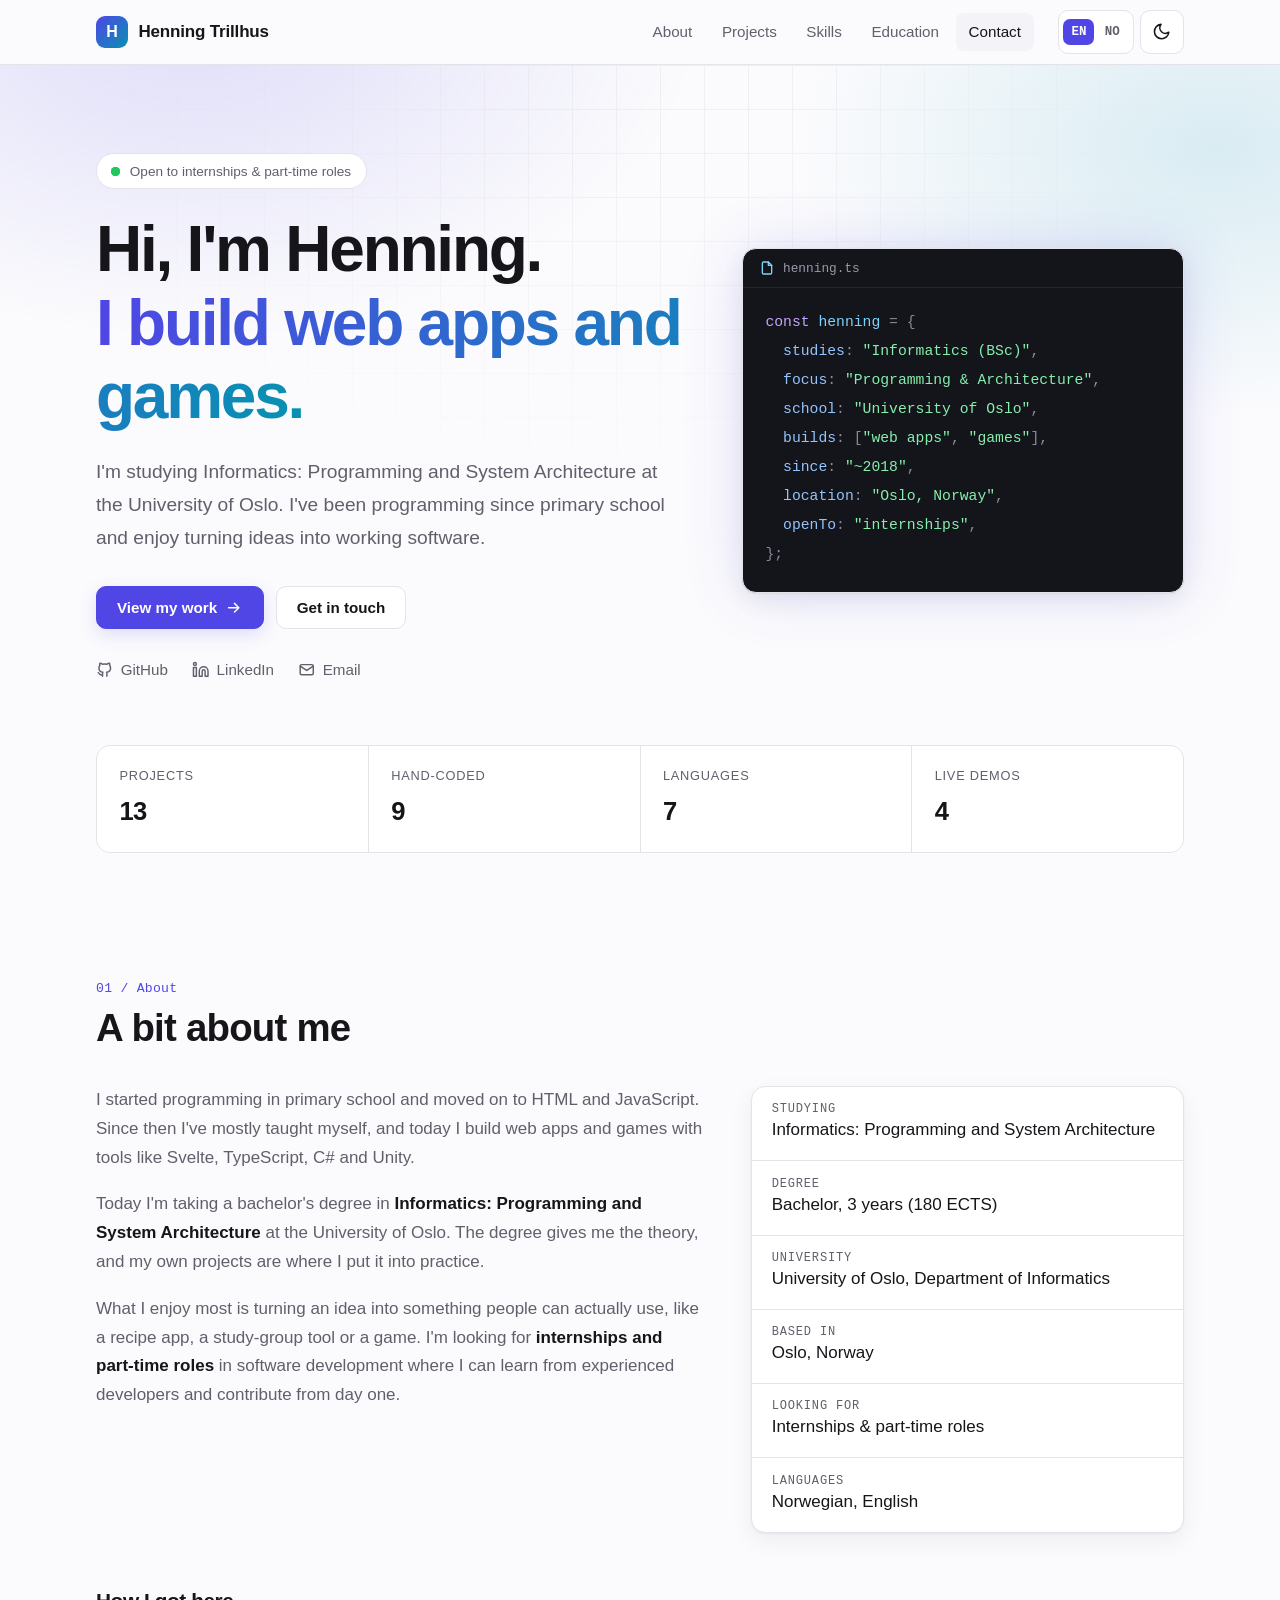
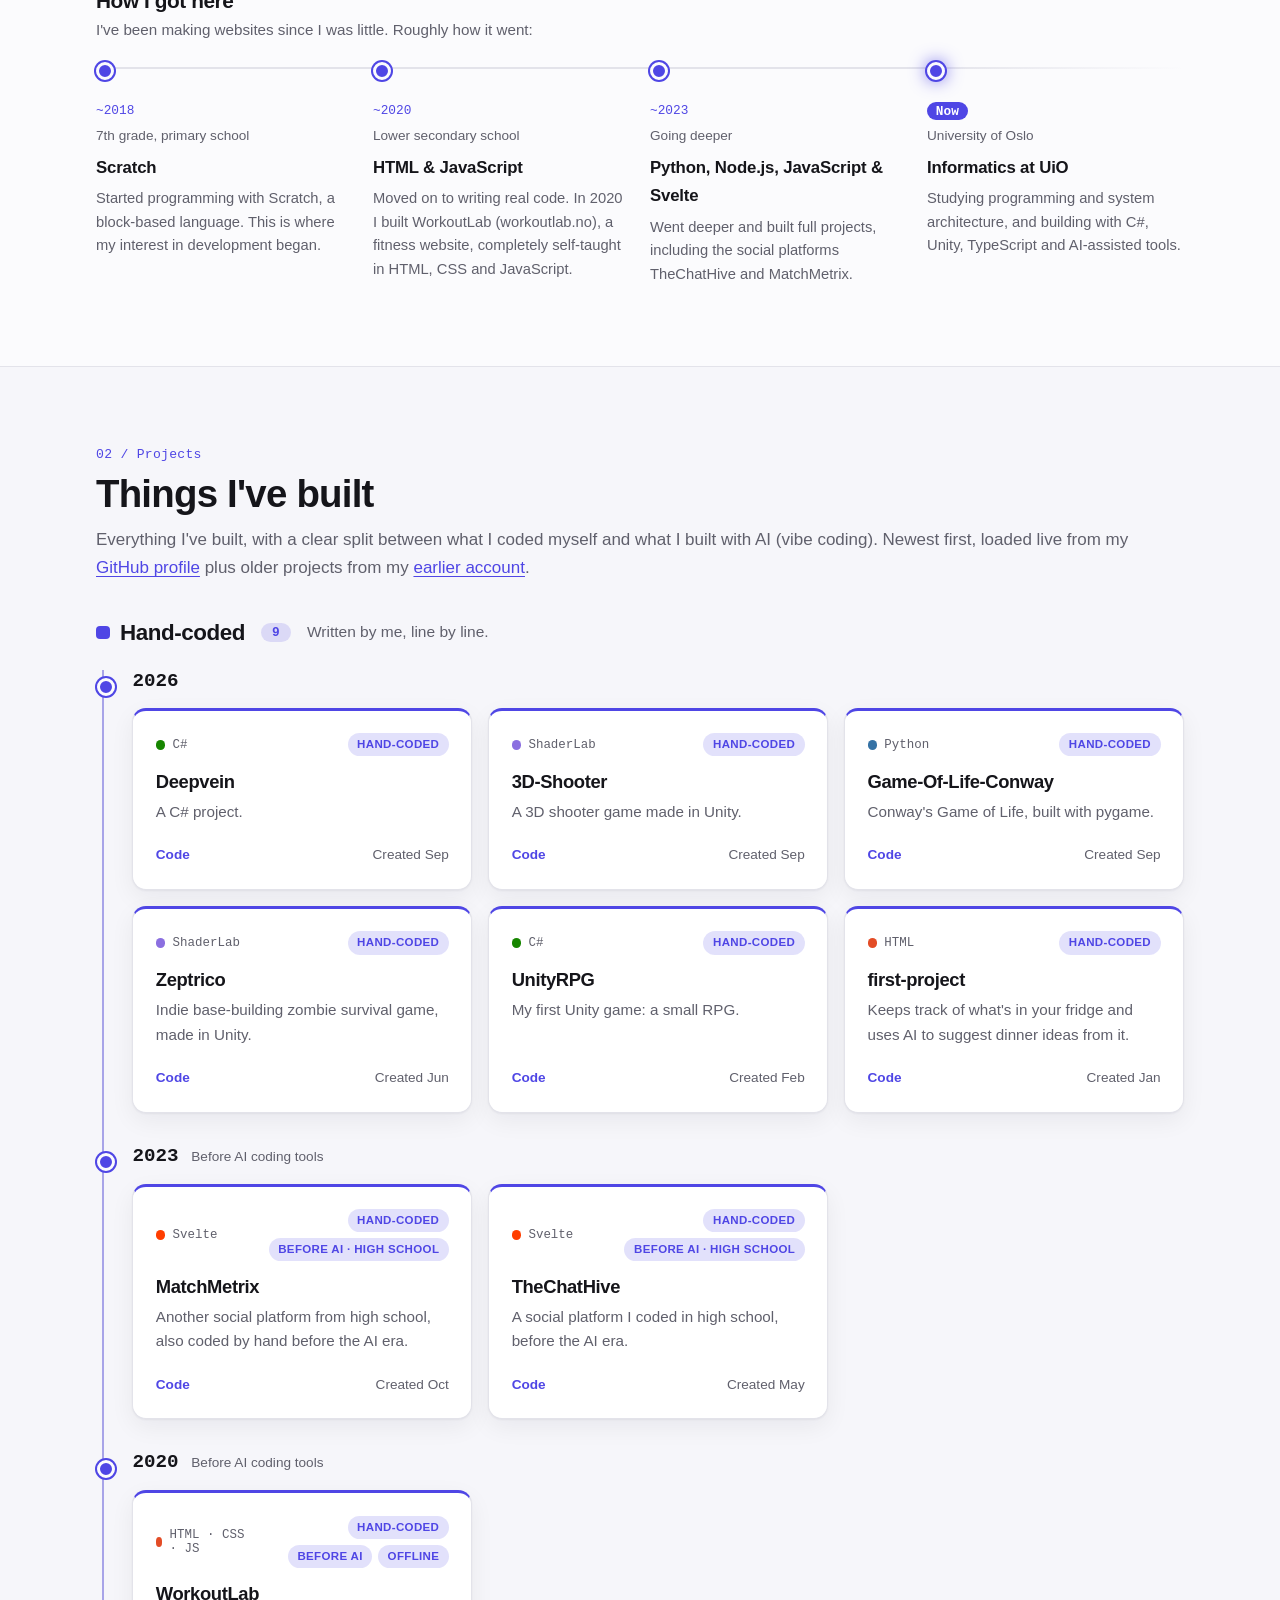
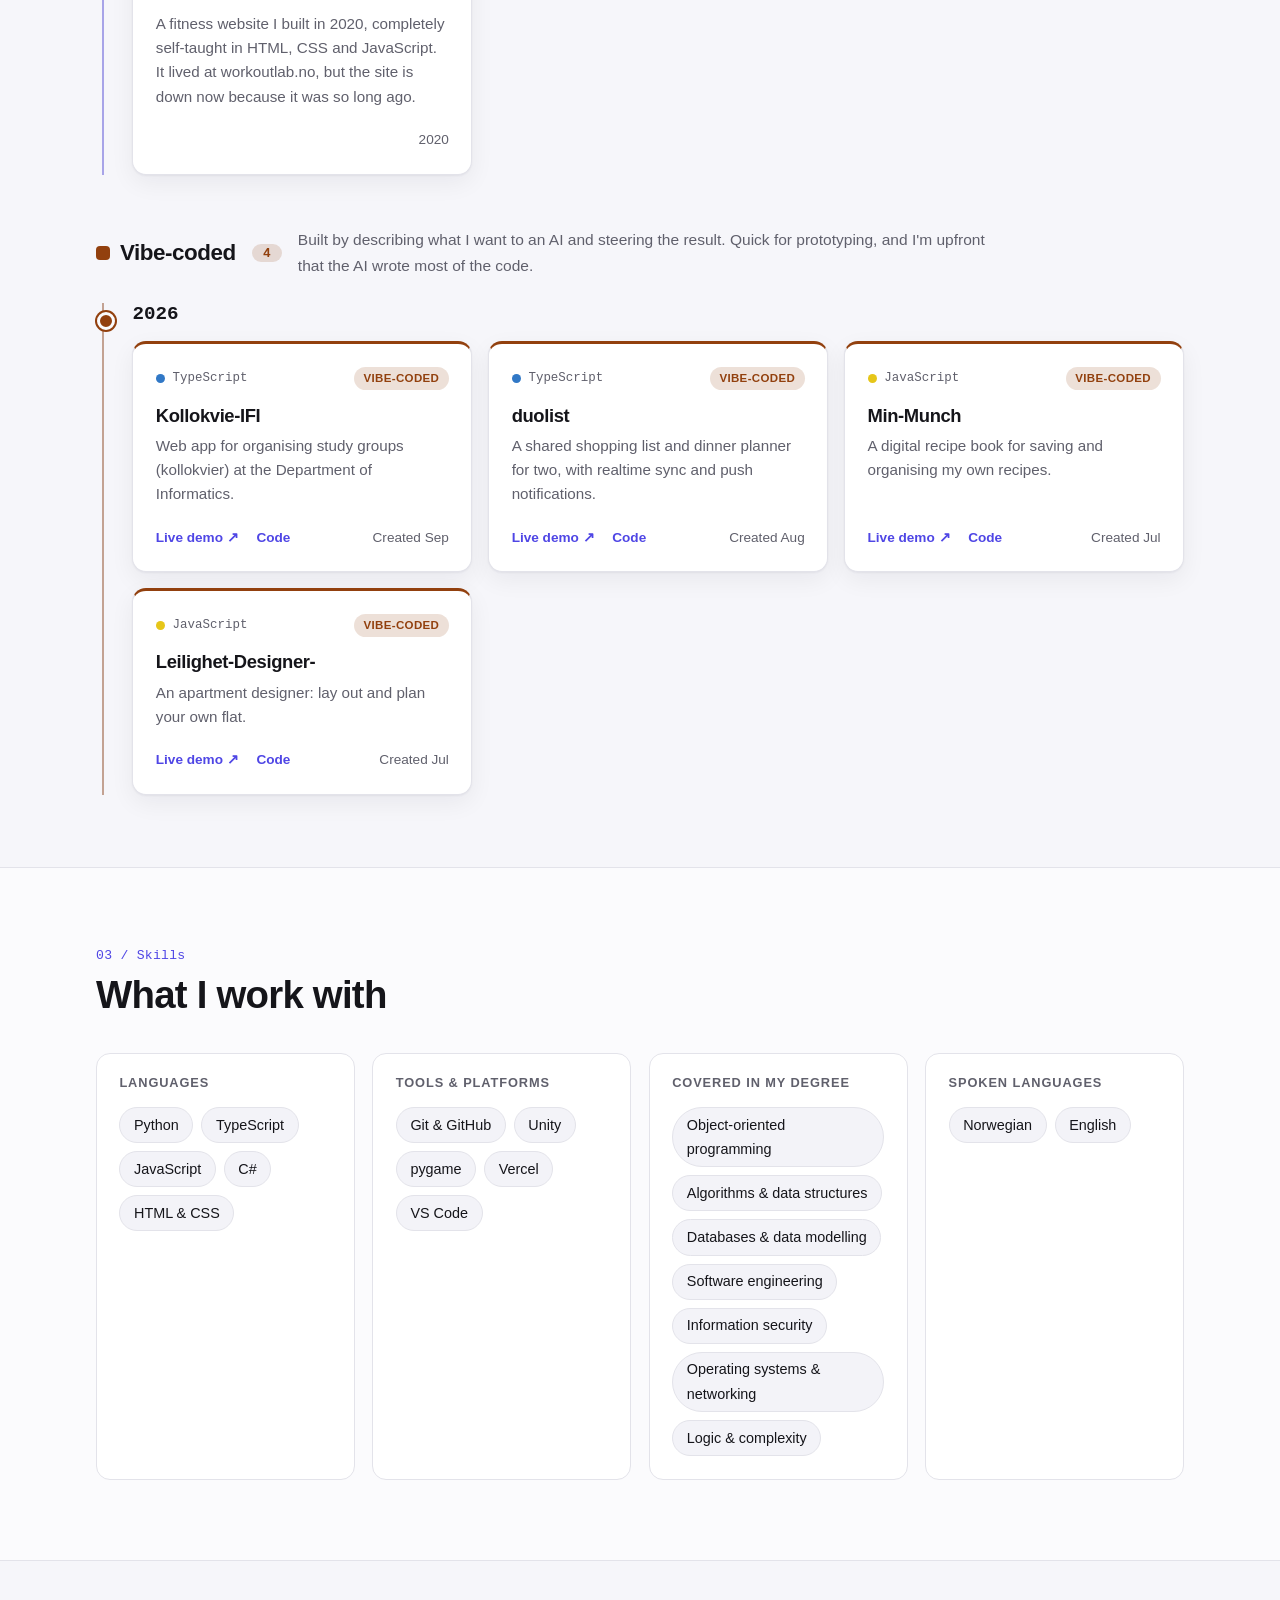
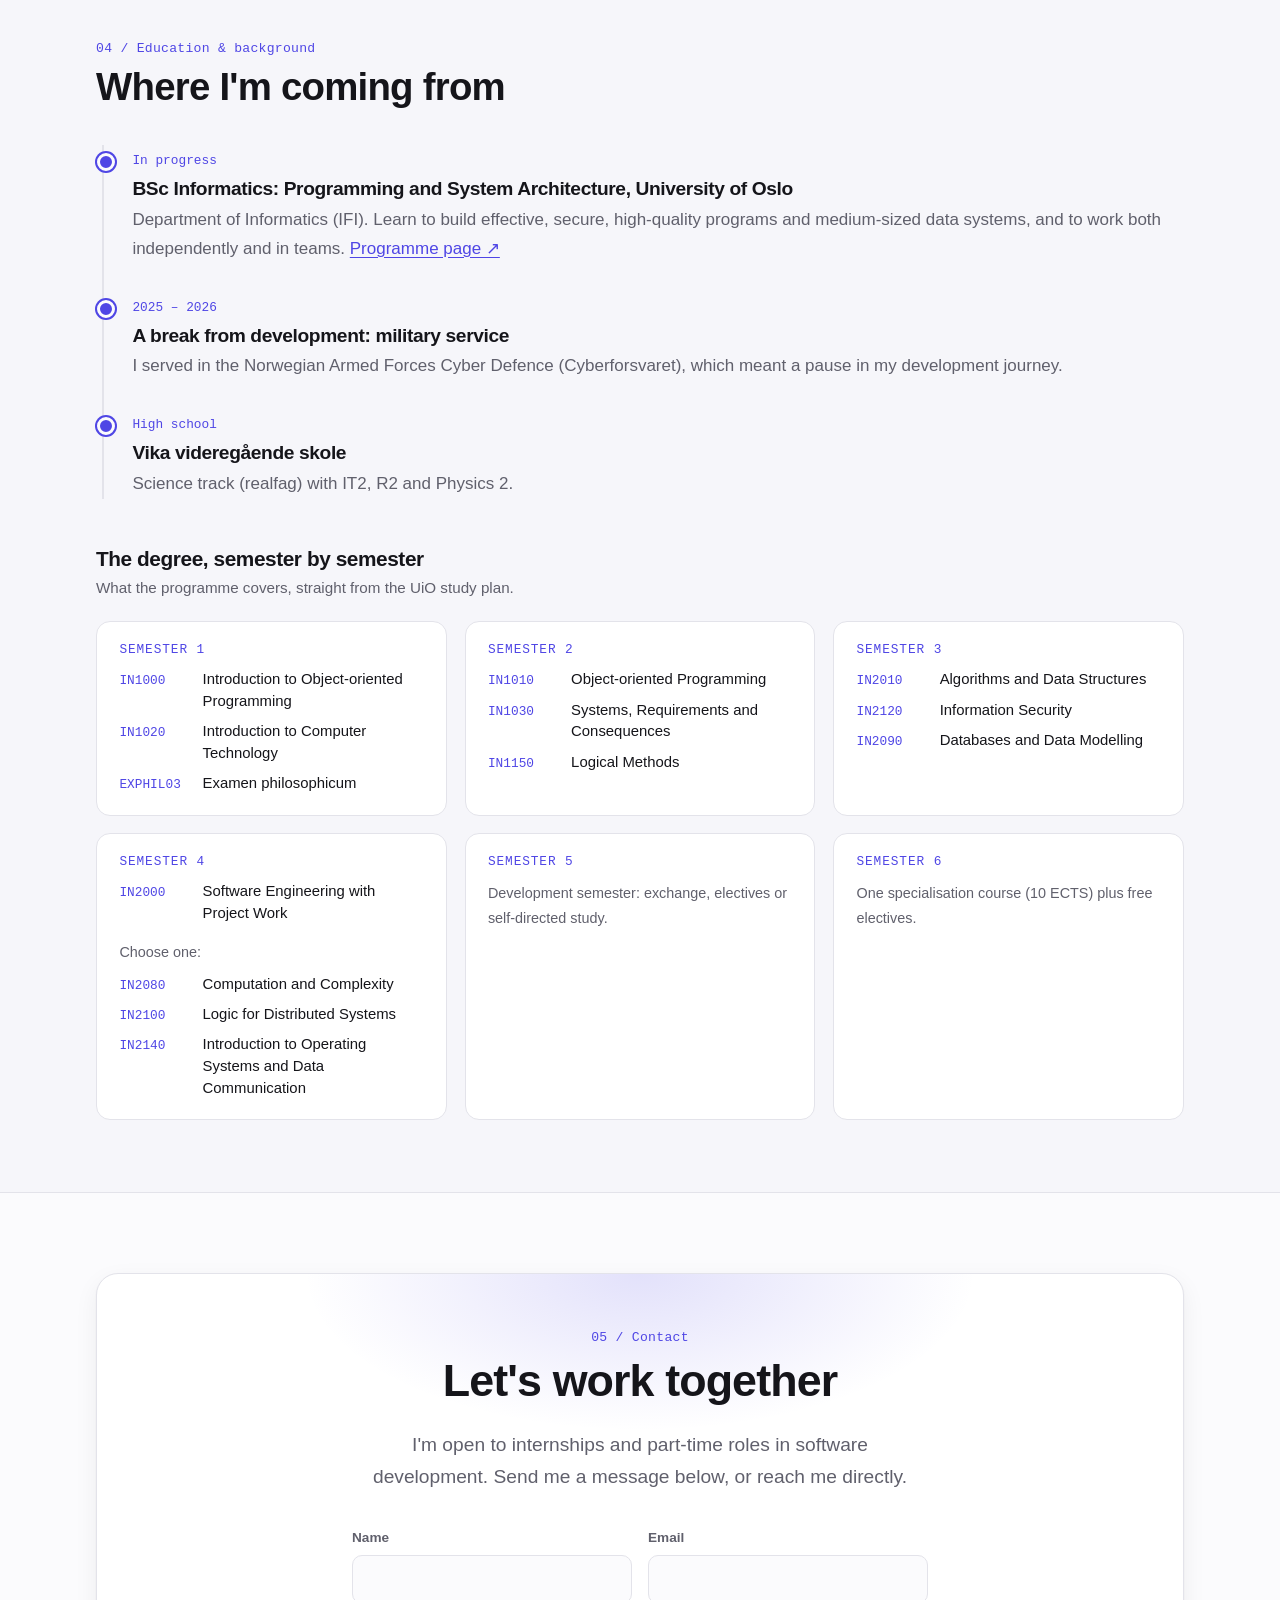
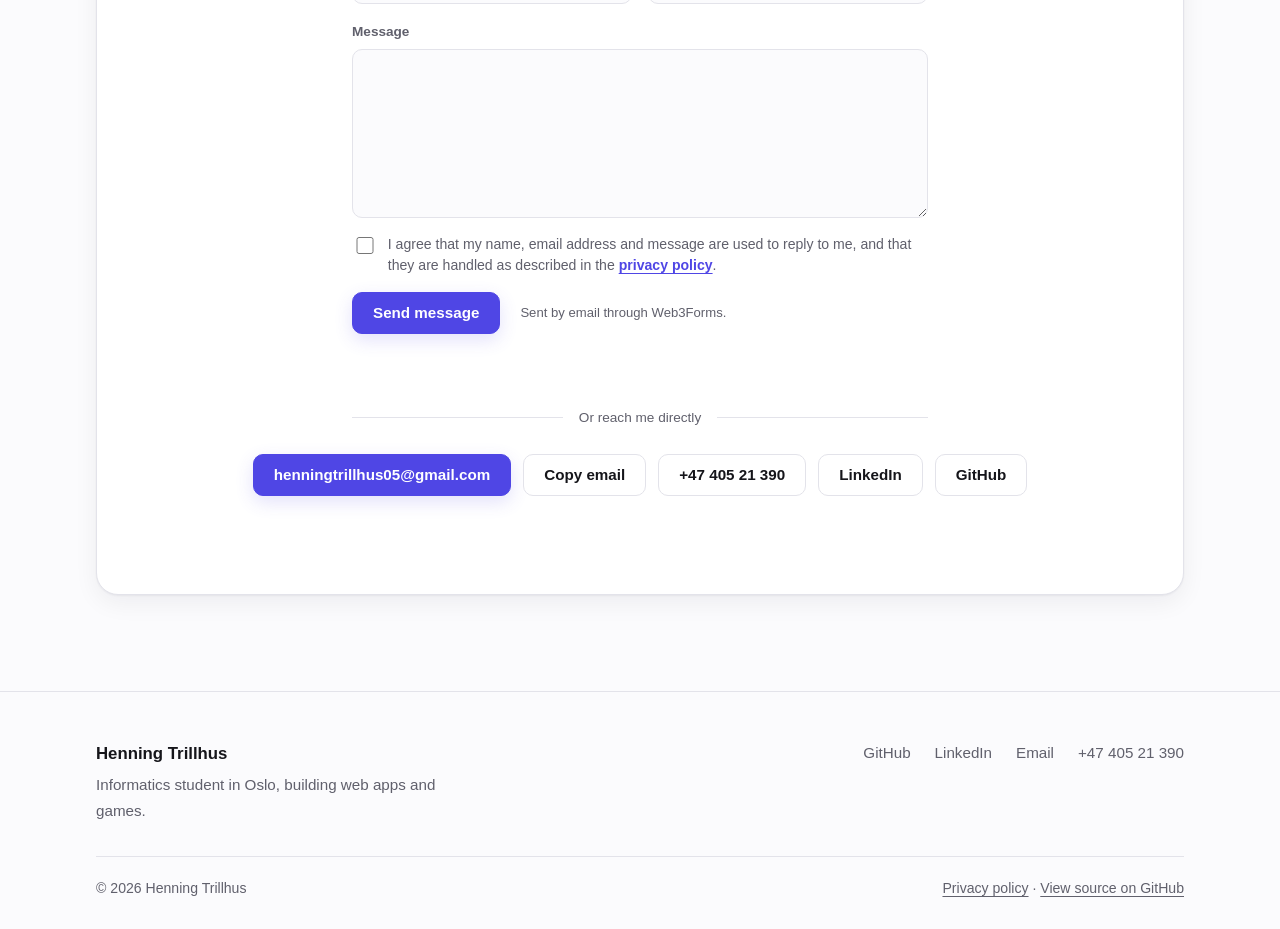
<file: index.html>
<!doctype html>
<html lang="en">
<head>
  <meta charset="utf-8">
  <meta name="viewport" content="width=device-width, initial-scale=1">
  <title>Henning Trillhus – Computer Science Student &amp; Developer</title>
  <meta name="description" content="Portfolio of Henning Trillhus, a computer science student at the University of Oslo who builds web apps and games.">
  <meta name="author" content="Henning Trillhus">
  <meta property="og:type" content="website">
  <meta property="og:title" content="Henning Trillhus – Computer Science Student &amp; Developer">
  <meta property="og:description" content="Web apps, games and side projects by a computer science student at the University of Oslo.">
  <meta name="twitter:card" content="summary_large_image">
  <meta name="twitter:title" content="Henning Trillhus – Computer Science Student &amp; Developer">
  <meta name="twitter:description" content="Web apps, games and side projects by a computer science student at the University of Oslo.">
  <meta name="twitter:image" content="https://henningtrillhus.no/og-image.png">
  <meta property="og:url" content="https://henningtrillhus.no/">
  <meta property="og:site_name" content="Henning Trillhus">
  <meta property="og:image" content="https://henningtrillhus.no/og-image.png">
  <meta property="og:image:width" content="1200">
  <meta property="og:image:height" content="630">
  <meta property="og:image:alt" content="Henning Trillhus, informatics student in Oslo who builds web apps and games">
  <meta property="og:locale" content="en_US">
  <meta property="og:locale:alternate" content="nb_NO">
  <meta name="theme-color" content="#fbfbfd" media="(prefers-color-scheme: light)">
  <meta name="theme-color" content="#09090c" media="(prefers-color-scheme: dark)">
  <link rel="canonical" href="https://henningtrillhus.no/">
  <link rel="preconnect" href="https://api.github.com">
  <link rel="icon" href="favicon.ico" sizes="any">
  <link rel="icon" type="image/png" sizes="32x32" href="icon-32.png">
  <link rel="icon" type="image/png" sizes="192x192" href="icon-192.png">
  <link rel="apple-touch-icon" href="apple-touch-icon.png">

  <link rel="stylesheet" href="style.css">

  <script type="application/ld+json">
  {
    "@context": "https://schema.org",
    "@type": "Person",
    "name": "Henning Trillhus",
    "url": "https://henningtrillhus.no/",
    "image": "https://henningtrillhus.no/icon-192.png",
    "jobTitle": "Informatics student",
    "affiliation": { "@type": "CollegeOrUniversity", "name": "University of Oslo" },
    "address": { "@type": "PostalAddress", "addressLocality": "Oslo", "addressCountry": "NO" },
    "knowsAbout": ["Web development", "Game development", "Python", "TypeScript", "JavaScript", "C#", "Svelte", "Unity"],
    "sameAs": [
      "https://github.com/HenningTrillhus",
      "https://www.linkedin.com/in/henning-trillhus-253632396/"
    ]
  }
  </script>

  <script>
    // Runs before first paint: pick theme + language and flag that JS is available.
    (function () {
      var root = document.documentElement;
      root.classList.add("js");

      var theme = null, lang = null;
      try { theme = localStorage.getItem("theme"); lang = localStorage.getItem("lang"); } catch (e) {}

      if (theme !== "light" && theme !== "dark") {
        theme = matchMedia("(prefers-color-scheme: dark)").matches ? "dark" : "light";
      }
      root.dataset.theme = theme;

      if (lang !== "en" && lang !== "no") {
        var pref = (navigator.languages && navigator.languages[0]) || navigator.language || "en";
        lang = /^(nb|nn|no)\b/i.test(pref) ? "no" : "en";
      }
      root.dataset.lang = lang;
      root.lang = lang === "no" ? "nb" : "en";
    })();
  </script>
</head>
<body>
  <a class="skip-link" href="#main" data-i18n="skip">Skip to content</a>

  <header class="site-header" id="site-header">
    <div class="header-inner">
      <a class="brand" href="#top" data-i18n-attr="aria-label:brandLabel" aria-label="Henning Trillhus, back to top">
        <span class="brand-mark" aria-hidden="true">H</span>
        <span class="brand-name">Henning Trillhus</span>
      </a>

      <nav id="site-nav" class="site-nav" data-i18n-attr="aria-label:navLabel" aria-label="Main">
        <a href="#about" data-i18n="navAbout">About</a>
        <a href="#projects" data-i18n="navProjects">Projects</a>
        <a href="#skills" data-i18n="navSkills">Skills</a>
        <a href="#education" data-i18n="navEducation">Education</a>
        <a href="#contact" data-i18n="navContact">Contact</a>
      </nav>

      <div class="header-actions">
        <button class="lang-btn" id="lang-toggle" type="button" aria-label="Bytt til norsk">
          <span data-l="en" lang="en">EN</span><span data-l="no" lang="nb">NO</span>
        </button>
        <button class="icon-btn" id="theme-toggle" type="button" aria-label="Switch colour theme">
          <svg class="icon icon-sun" viewBox="0 0 24 24" aria-hidden="true"><circle cx="12" cy="12" r="4"/><path d="M12 2v2M12 20v2M4.93 4.93l1.41 1.41M17.66 17.66l1.41 1.41M2 12h2M20 12h2M4.93 19.07l1.41-1.41M17.66 6.34l1.41-1.41"/></svg>
          <svg class="icon icon-moon" viewBox="0 0 24 24" aria-hidden="true"><path d="M21 12.8A9 9 0 1 1 11.2 3a7 7 0 0 0 9.8 9.8z"/></svg>
        </button>
        <button class="icon-btn menu-btn" id="nav-toggle" type="button" aria-label="Open menu" aria-expanded="false" aria-controls="site-nav">
          <svg class="icon" viewBox="0 0 24 24" aria-hidden="true"><path d="M4 7h16M4 12h16M4 17h16"/></svg>
        </button>
      </div>
    </div>
    <div class="progress" id="progress" aria-hidden="true"></div>
  </header>

  <main id="main">
    <div id="home">
    <!-- HERO -->
    <section class="hero" id="top">
      <div class="hero-bg" aria-hidden="true"></div>
      <div class="container hero-grid">
        <div class="hero-copy">
          <p class="badge reveal"><span class="pulse" aria-hidden="true"></span> <span data-i18n="badge">Open to internships &amp; part-time roles</span></p>
          <h1 class="reveal"><span data-i18n="heroTitle1">Hi, I'm Henning.</span><br><span class="gradient-text" data-i18n="heroTitle2">I build web apps and games.</span></h1>
          <!-- TODO: tweak this pitch so it sounds like you (English and Norwegian versions are in script.js) -->
          <p class="lead reveal" data-i18n="heroLead">I'm studying Informatics: Programming and System Architecture at the University of Oslo. I've been programming since primary school and enjoy turning ideas into working software.</p>
          <div class="cta reveal">
            <a class="btn primary" href="#projects"><span data-i18n="ctaWork">View my work</span>
              <svg class="icon" viewBox="0 0 24 24" aria-hidden="true"><path d="M5 12h14M13 6l6 6-6 6"/></svg>
            </a>
            <a class="btn" href="#contact" data-i18n="ctaContact">Get in touch</a>
            <!-- TODO: put your CV in this folder as cv.pdf, then uncomment:
            <a class="btn" href="cv.pdf" download data-i18n="ctaCv">Download CV</a> -->
          </div>
          <ul class="hero-links reveal" data-i18n-attr="aria-label:profiles" aria-label="Profiles">
            <li><a href="https://github.com/HenningTrillhus" target="_blank" rel="noopener">
              <svg class="icon" viewBox="0 0 24 24" aria-hidden="true"><path d="M9 19c-4.3 1.4-4.3-2.5-6-3m12 5v-3.5c0-1 .1-1.4-.5-2 2.8-.3 5.5-1.4 5.5-6a4.6 4.6 0 0 0-1.3-3.2 4.2 4.2 0 0 0-.1-3.2s-1.1-.3-3.5 1.3a12.3 12.3 0 0 0-6.2 0C6.5 2.8 5.4 3.1 5.4 3.1a4.2 4.2 0 0 0-.1 3.2A4.6 4.6 0 0 0 4 9.5c0 4.6 2.7 5.7 5.5 6-.6.6-.6 1.2-.5 2V21"/></svg>
              GitHub</a></li>
            <li><a href="https://www.linkedin.com/in/henning-trillhus-253632396/" target="_blank" rel="noopener">
              <svg class="icon" viewBox="0 0 24 24" aria-hidden="true"><path d="M16 8a6 6 0 0 1 6 6v7h-4v-7a2 2 0 0 0-2-2 2 2 0 0 0-2 2v7h-4v-7a6 6 0 0 1 6-6z"/><rect width="4" height="12" x="2" y="9"/><circle cx="4" cy="4" r="2"/></svg>
              LinkedIn</a></li>
            <li><a href="mailto:henningtrillhus05@gmail.com">
              <svg class="icon" viewBox="0 0 24 24" aria-hidden="true"><rect x="3" y="5" width="18" height="14" rx="2"/><path d="m3 7 9 6 9-6"/></svg>
              <span data-i18n="email">Email</span></a></li>
          </ul>
        </div>

        <figure class="code-card reveal" data-i18n-attr="aria-label:codeLabel" aria-label="A short summary of Henning as code">
          <div class="code-bar" aria-hidden="true"><svg class="icon" viewBox="0 0 24 24"><path d="M14 3H7a2 2 0 0 0-2 2v14a2 2 0 0 0 2 2h10a2 2 0 0 0 2-2V8z"/><path d="M14 3v5h5"/></svg><em>henning.ts</em></div>
<pre tabindex="0"><code><span class="k">const</span> <span class="v">henning</span> <span class="p">=</span> <span class="p">{</span>
  <span class="a">studies</span><span class="p">:</span> <span class="s">"Informatics (BSc)"</span><span class="p">,</span>
  <span class="a">focus</span><span class="p">:</span> <span class="s">"Programming &amp; Architecture"</span><span class="p">,</span>
  <span class="a">school</span><span class="p">:</span> <span class="s">"University of Oslo"</span><span class="p">,</span>
  <span class="a">builds</span><span class="p">:</span> <span class="p">[</span><span class="s">"web apps"</span><span class="p">,</span> <span class="s">"games"</span><span class="p">],</span>
  <span class="a">since</span><span class="p">:</span> <span class="s">"~2018"</span><span class="p">,</span>
  <span class="a">location</span><span class="p">:</span> <span class="s">"Oslo, Norway"</span><span class="p">,</span>
  <span class="a">openTo</span><span class="p">:</span> <span class="s">"internships"</span><span class="p">,</span>
<span class="p">};</span></code></pre>
        </figure>
      </div>

      <div class="container">
        <dl class="stats reveal" id="stats" data-i18n-attr="aria-label:statsLabel" aria-label="GitHub at a glance">
          <div><dt data-i18n="statProjects">Projects</dt><dd data-stat="projects">–</dd></div>
          <div><dt data-i18n="statHand">Hand-coded</dt><dd data-stat="hand">–</dd></div>
          <div><dt data-i18n="statLanguages">Languages</dt><dd data-stat="languages">–</dd></div>
          <div><dt data-i18n="statDemos">Live demos</dt><dd data-stat="demos">–</dd></div>
        </dl>
      </div>
    </section>

    <!-- ABOUT -->
    <section id="about" class="section">
      <div class="container">
        <header class="section-head reveal">
          <p class="kicker" data-i18n="aboutKicker">01 / About</p>
          <h2 data-i18n="aboutTitle">A bit about me</h2>
        </header>
        <div class="about-grid">
          <div class="about-text reveal">
            <!-- TODO: rewrite these in your own voice (English and Norwegian versions are in script.js) -->
            <p data-i18n="about1">I started programming in primary school and moved on to HTML and JavaScript. Since then I've mostly taught myself, and today I build web apps and games with tools like Svelte, TypeScript, C# and Unity.</p>
            <p data-i18n-html="about2">Today I'm taking a bachelor's degree in <strong>Informatics: Programming and System Architecture</strong> at the University of Oslo. The degree gives me the theory, and my own projects are where I put it into practice.</p>
            <p data-i18n-html="about3">What I enjoy most is turning an idea into something people can actually use, like a recipe app, a study-group tool or a game. I'm looking for <strong>internships and part-time roles</strong> in software development where I can learn from experienced developers and contribute from day one.</p>
          </div>
          <ul class="facts reveal">
            <li><span class="fact-label" data-i18n="factStudying">Studying</span><span data-i18n="factStudyingValue">Informatics: Programming and System Architecture</span></li>
            <li><span class="fact-label" data-i18n="factDegree">Degree</span><span data-i18n="factDegreeValue">Bachelor, 3 years (180 ECTS)</span></li>
            <li><span class="fact-label" data-i18n="factUniversity">University</span><span data-i18n="factUniversityValue">University of Oslo, Department of Informatics</span></li>
            <li><span class="fact-label" data-i18n="factBased">Based in</span><span data-i18n="factBasedValue">Oslo, Norway</span></li>
            <li><span class="fact-label" data-i18n="factLooking">Looking for</span><span data-i18n="factLookingValue">Internships &amp; part-time roles</span></li>
            <li><span class="fact-label" data-i18n="factLanguages">Languages</span><span data-i18n="factLanguagesValue">Norwegian, English</span></li>
          </ul>
        </div>

        <div class="journey-head reveal">
          <h3 data-i18n="journeyTitle">How I got here</h3>
          <p class="muted" data-i18n="journeySub">I've been making websites since I was little. Roughly how it went:</p>
        </div>
        <!-- TODO: adjust the years if you remember them more exactly (English and Norwegian text are in script.js) -->
        <ol class="journey">
          <li class="reveal">
            <span class="j-when" data-i18n="j1When">~2018</span>
            <span class="j-where" data-i18n="j1Where">7th grade, primary school</span>
            <h4 data-i18n="j1Title">Scratch</h4>
            <p data-i18n="j1Text">Started programming with Scratch, a block-based language. This is where my interest in development began.</p>
          </li>
          <li class="reveal">
            <span class="j-when" data-i18n="j2When">~2020</span>
            <span class="j-where" data-i18n="j2Where">Lower secondary school</span>
            <h4 data-i18n="j2Title">HTML &amp; JavaScript</h4>
            <p data-i18n="j2Text">Moved on to writing real code. In 2020 I built WorkoutLab (workoutlab.no), a fitness website, completely self-taught in HTML, CSS and JavaScript.</p>
          </li>
          <li class="reveal">
            <span class="j-when" data-i18n="j3When">~2023</span>
            <span class="j-where" data-i18n="j3Where">Going deeper</span>
            <h4 data-i18n="j3Title">Python, Node.js, JavaScript &amp; Svelte</h4>
            <p data-i18n="j3Text">Went deeper and built full projects, including the social platforms TheChatHive and MatchMetrix.</p>
          </li>
          <li class="reveal">
            <span class="j-when" data-i18n="j4When">Now</span>
            <span class="j-where" data-i18n="j4Where">University of Oslo</span>
            <h4 data-i18n="j4Title">Informatics at UiO</h4>
            <p data-i18n="j4Text">Studying programming and system architecture, and building with C#, Unity, TypeScript and AI-assisted tools.</p>
          </li>
        </ol>
      </div>
    </section>

    <!-- PROJECTS -->
    <section id="projects" class="section">
      <div class="container">
        <header class="section-head reveal">
          <p class="kicker" data-i18n="projectsKicker">02 / Projects</p>
          <h2 data-i18n="projectsTitle">Things I've built</h2>
          <p class="muted" data-i18n-html="projectsSub">Everything I've built, with a clear split between what I coded myself and what I built with AI (vibe coding). Newest first, loaded live from my <a href="https://github.com/HenningTrillhus" target="_blank" rel="noopener">GitHub profile</a> plus older projects from my <a href="https://github.com/HenningT05" target="_blank" rel="noopener">earlier account</a>.</p>
        </header>

        <div id="project-timeline" aria-live="polite"></div>
        <noscript><p class="muted">Enable JavaScript to see my projects here / Slå på JavaScript for å se prosjektene mine her: <a href="https://github.com/HenningTrillhus">github.com/HenningTrillhus</a></p></noscript>
      </div>
    </section>

    <!-- SKILLS -->
    <section id="skills" class="section">
      <div class="container">
        <header class="section-head reveal">
          <p class="kicker" data-i18n="skillsKicker">03 / Skills</p>
          <h2 data-i18n="skillsTitle">What I work with</h2>
        </header>
        <!-- TODO: edit so it matches what you're comfortable with -->
        <div class="skills">
          <div class="skill-group reveal">
            <h3 data-i18n="skillsLanguages">Languages</h3>
            <ul class="chips"><li>Python</li><li>TypeScript</li><li>JavaScript</li><li>C#</li><li>HTML &amp; CSS</li></ul>
          </div>
          <div class="skill-group reveal">
            <h3 data-i18n="skillsTools">Tools &amp; platforms</h3>
            <ul class="chips"><li>Git &amp; GitHub</li><li>Unity</li><li>pygame</li><li>Vercel</li><li>VS Code</li></ul>
          </div>
          <div class="skill-group reveal">
            <h3 data-i18n="skillsDegree">Covered in my degree</h3>
            <ul class="chips">
              <li data-i18n="topicOop">Object-oriented programming</li>
              <li data-i18n="topicAlgo">Algorithms &amp; data structures</li>
              <li data-i18n="topicDb">Databases &amp; data modelling</li>
              <li data-i18n="topicSe">Software engineering</li>
              <li data-i18n="topicSec">Information security</li>
              <li data-i18n="topicOs">Operating systems &amp; networking</li>
              <li data-i18n="topicLogic">Logic &amp; complexity</li>
            </ul>
          </div>
          <div class="skill-group reveal">
            <h3 data-i18n="skillsSpoken">Spoken languages</h3>
            <ul class="chips"><li data-i18n="langNorwegian">Norwegian</li><li data-i18n="langEnglish">English</li></ul>
          </div>
        </div>
      </div>
    </section>

    <!-- EDUCATION -->
    <section id="education" class="section">
      <div class="container">
        <header class="section-head reveal">
          <p class="kicker" data-i18n="eduKicker">04 / Education &amp; background</p>
          <h2 data-i18n="eduTitle">Where I'm coming from</h2>
        </header>
        <ol class="timeline">
          <li class="reveal">
            <span class="when" data-i18n="eduWhen">In progress</span><!-- TODO: add years, e.g. 2025 – 2028 -->
            <h3 data-i18n="eduDegree">BSc Informatics: Programming and System Architecture, University of Oslo</h3>
            <p><span data-i18n="eduDetail">Department of Informatics (IFI). Learn to build effective, secure, high-quality programs and medium-sized data systems, and to work both independently and in teams.</span>
              <a href="https://www.uio.no/studier/program/informatikk-programmering/" target="_blank" rel="noopener" data-i18n="eduLink">Programme page ↗</a></p>
          </li>
          <li class="reveal">
            <span class="when" data-i18n="milWhen">2025 – 2026</span>
            <h3 data-i18n="milTitle">A break from development: military service</h3>
            <p data-i18n="milDetail">I served in the Norwegian Armed Forces Cyber Defence (Cyberforsvaret), which meant a pause in my development journey.</p>
          </li>
          <li class="reveal">
            <span class="when" data-i18n="hsWhen">High school</span>
            <h3 data-i18n="hsTitle">Vika videregående skole</h3>
            <p data-i18n="hsDetail">Science track (realfag) with IT2, R2 and Physics 2.</p>
          </li>
          <!-- TODO: add jobs, internships, volunteering or hackathons, copy this block:
          <li class="reveal">
            <span class="when">2024</span>
            <h3>Role, Company</h3>
            <p>What you did and what you achieved.</p>
          </li>
          -->
        </ol>

        <div class="curriculum-head reveal">
          <h3 data-i18n="curriculumTitle">The degree, semester by semester</h3>
          <p class="muted" data-i18n="curriculumSub">What the programme covers, straight from the UiO study plan.</p>
        </div>
        <!-- Cards are generated in script.js (CURRICULUM). To mark courses you've finished, add their codes to COMPLETED_COURSES there. -->
        <div class="curriculum" id="curriculum"></div>
      </div>
    </section>

    <!-- CONTACT -->
    <section id="contact" class="section">
      <div class="container">
        <div class="contact-card reveal">
          <p class="kicker" data-i18n="contactKicker">05 / Contact</p>
          <h2 data-i18n="contactTitle">Let's work together</h2>
          <p class="lead" data-i18n="contactLead">I'm open to internships and part-time roles in software development. Send me a message below, or reach me directly.</p>
          <div id="contact-form-wrap" class="contact-form-wrap" hidden>
            <form id="contact-form" class="contact-form">
              <div class="field">
                <label for="cf-name" data-i18n="formName">Name</label>
                <input id="cf-name" name="name" type="text" autocomplete="name" required maxlength="120">
              </div>
              <div class="field">
                <label for="cf-email" data-i18n="formEmail">Email</label>
                <input id="cf-email" name="email" type="email" autocomplete="email" required maxlength="200">
              </div>
              <div class="field field-wide">
                <label for="cf-message" data-i18n="formMessage">Message</label>
                <textarea id="cf-message" name="message" rows="6" required maxlength="5000"></textarea>
              </div>
              <label class="consent field-wide" for="cf-consent">
                <input id="cf-consent" name="consent" type="checkbox" required>
                <span data-i18n-html="formConsent">I agree that my name, email address and message are used to reply to me, and that they are handled as described in the <a href="privacy.html" target="_blank" rel="noopener">privacy policy</a>.</span>
              </label>
              <input class="hp" type="checkbox" name="botcheck" tabindex="-1" aria-hidden="true">
              <div class="form-actions field-wide">
                <button class="btn primary" id="form-send" type="submit" data-i18n="formSend">Send message</button>
                <p class="form-note" data-i18n="formNote">Sent by email through Web3Forms.</p>
              </div>
              <p class="form-status field-wide" id="form-status" role="status" aria-live="polite"></p>
            </form>
            <p class="form-or"><span data-i18n="formOr">Or reach me directly</span></p>
          </div>
          <div class="cta">
            <a class="btn primary" href="mailto:henningtrillhus05@gmail.com">henningtrillhus05@gmail.com</a>
            <button class="btn" type="button" id="copy-email" data-email="henningtrillhus05@gmail.com" data-i18n="copyEmail">Copy email</button>
            <a class="btn" href="tel:+4740521390">+47 405 21 390</a>
            <a class="btn" href="https://www.linkedin.com/in/henning-trillhus-253632396/" target="_blank" rel="noopener">LinkedIn</a>
            <a class="btn" href="https://github.com/HenningTrillhus" target="_blank" rel="noopener">GitHub</a>
          </div>
          <p class="copy-status" id="copy-status" role="status" aria-live="polite"></p>
        </div>
      </div>
    </section>
    </div>

    <!-- PROJECT PAGE (README from GitHub), shown for #/p/owner/repo -->
    <div id="project-view" class="section project-view" hidden>
      <div class="container">
        <a class="back-link" id="pv-back" href="#projects">
          <svg class="icon" viewBox="0 0 24 24" aria-hidden="true"><path d="M19 12H5M11 6l-6 6 6 6"/></svg>
          <span data-i18n="backToProjects">Back to projects</span>
        </a>
        <header class="pv-head" id="pv-head"></header>
        <div class="view-switch" id="pv-switch" hidden></div>
        <div class="readme" id="pv-readme" aria-live="polite"></div>
        <div class="codeview" id="pv-code" hidden></div>
      </div>
    </div>
  </main>

  <footer class="site-footer">
    <div class="container footer-grid">
      <div>
        <p class="footer-name">Henning Trillhus</p>
        <p class="footer-tag" data-i18n="footerTag">Informatics student in Oslo, building web apps and games.</p>
      </div>
      <ul class="footer-links">
        <li><a href="https://github.com/HenningTrillhus" target="_blank" rel="noopener">GitHub</a></li>
        <li><a href="https://www.linkedin.com/in/henning-trillhus-253632396/" target="_blank" rel="noopener">LinkedIn</a></li>
        <li><a href="mailto:henningtrillhus05@gmail.com" data-i18n="email">Email</a></li>
        <li><a href="tel:+4740521390">+47 405 21 390</a></li>
      </ul>
    </div>
    <div class="container footer-bottom">
      <p>© <span id="year">2026</span> Henning Trillhus</p>
      <p><a href="privacy.html" data-i18n="privacyLink">Privacy policy</a> · <a href="https://github.com/HenningTrillhus/Portfolio" target="_blank" rel="noopener" data-i18n="footerSource">View source on GitHub</a></p>
    </div>
  </footer>

  <script src="script.js"></script>
</body>
</html>
</file>
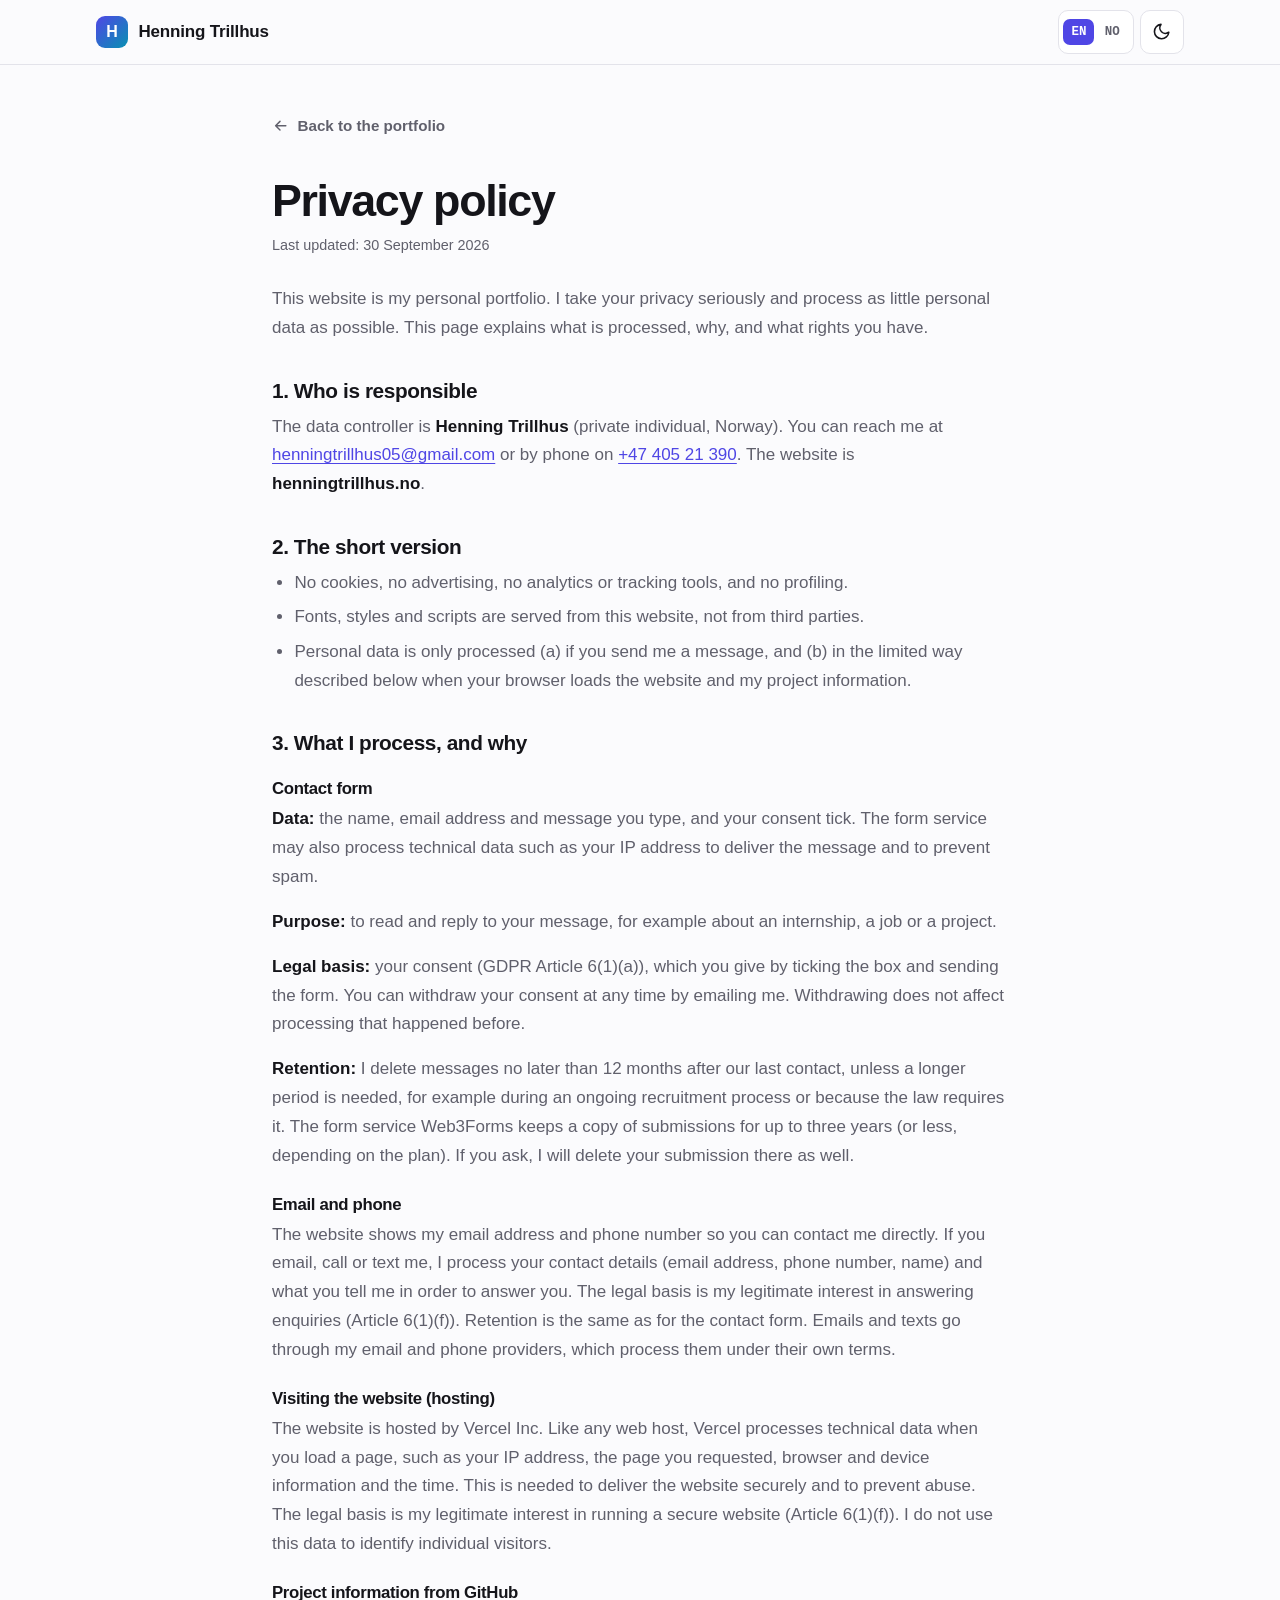
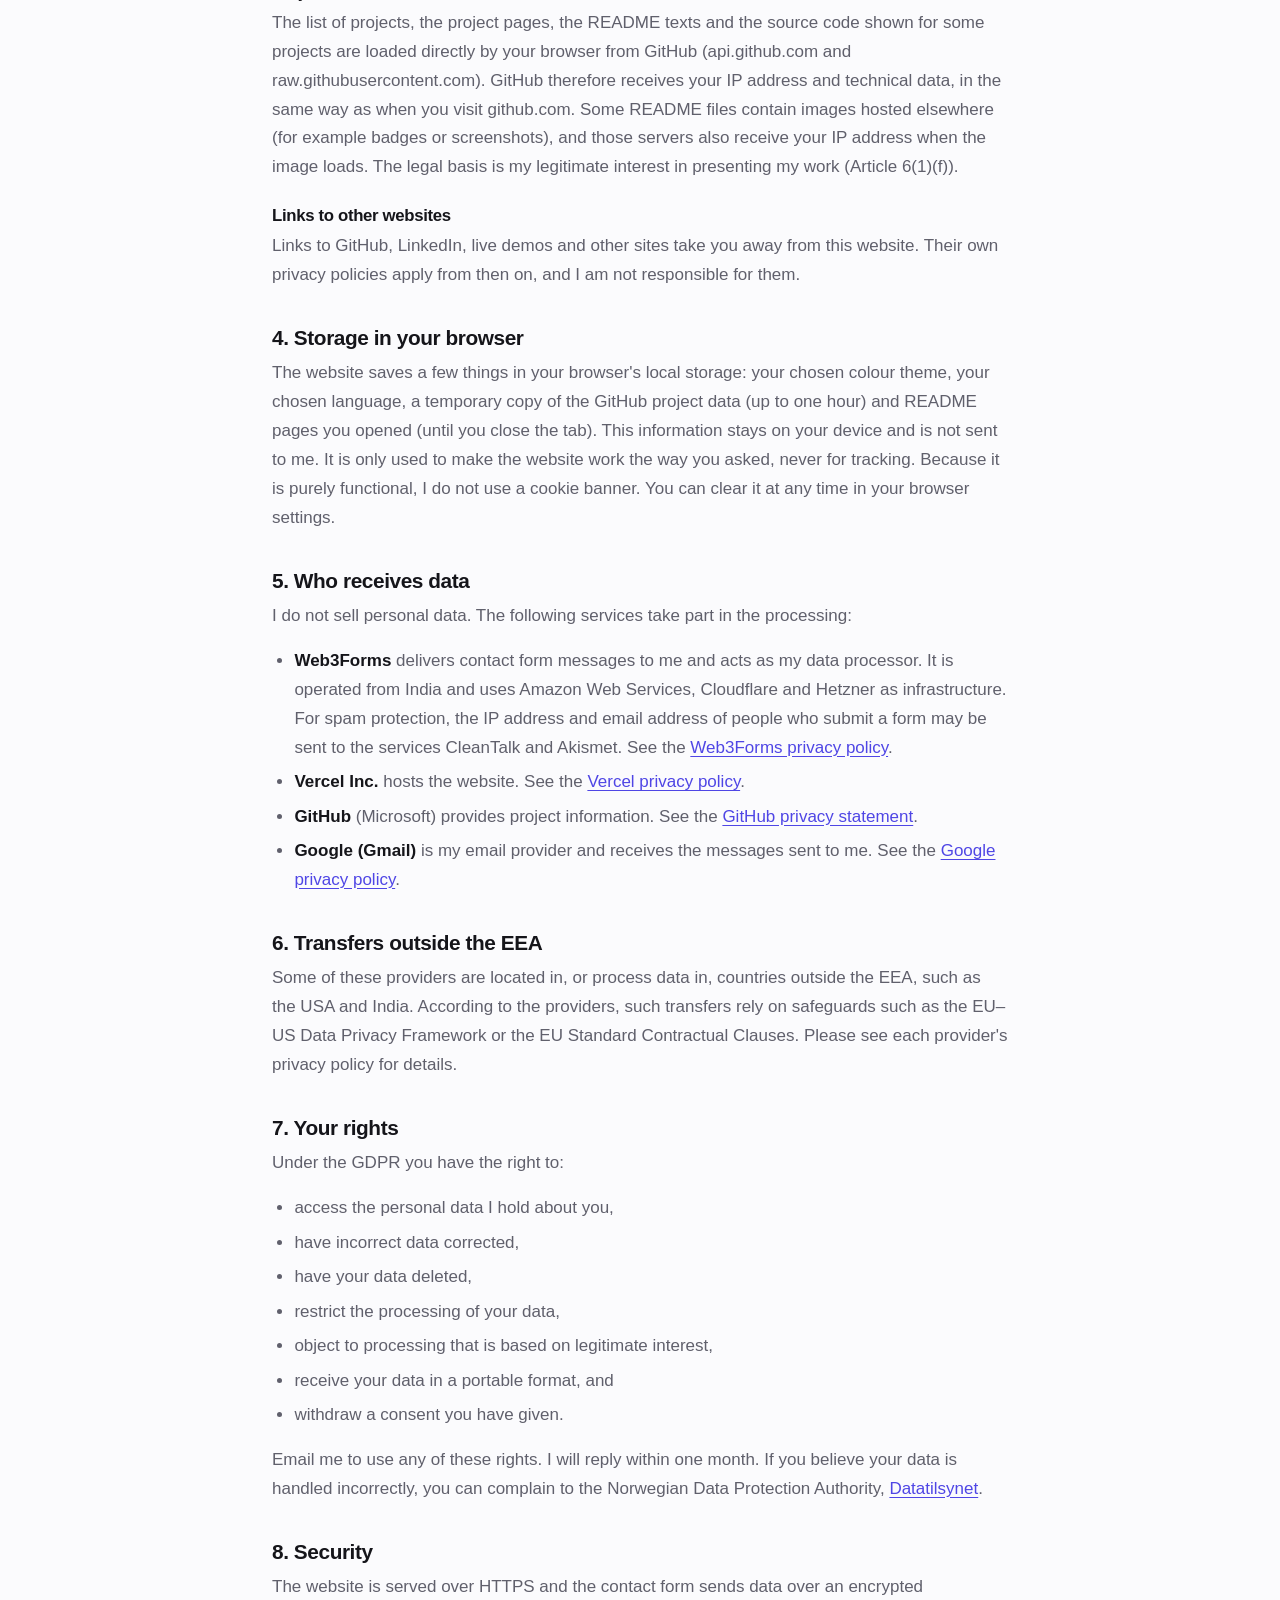
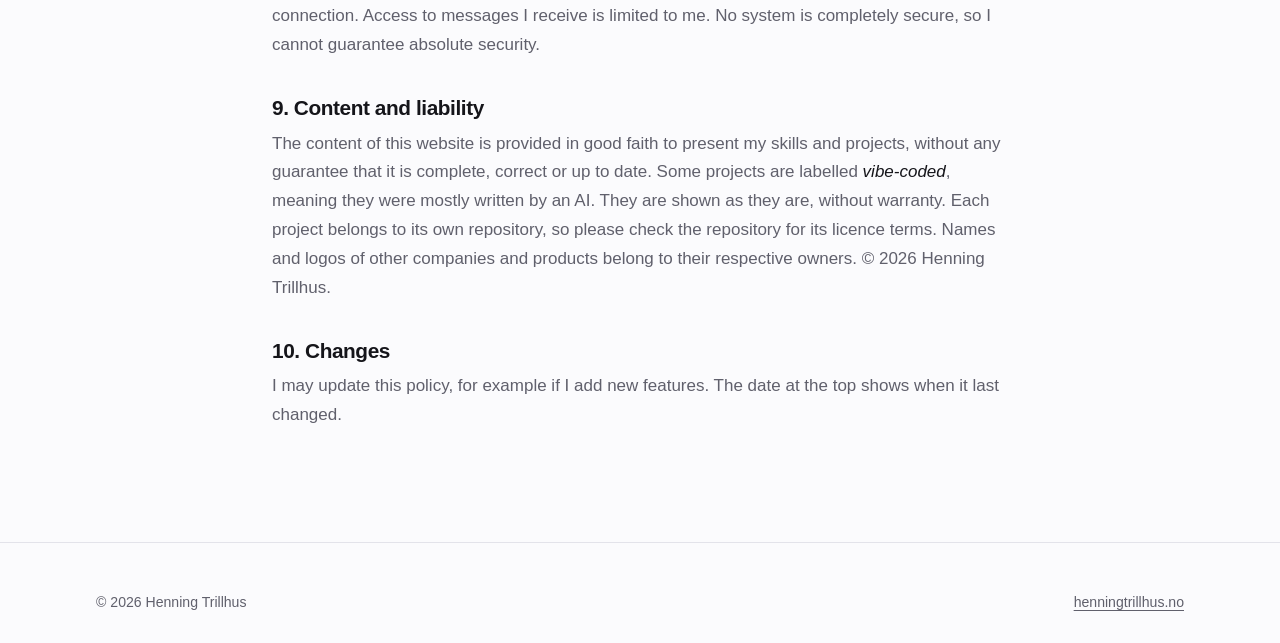
<file: privacy.html>
<!doctype html>
<html lang="en">
<head>
  <meta charset="utf-8">
  <meta name="viewport" content="width=device-width, initial-scale=1">
  <title>Privacy policy – Henning Trillhus</title>
  <meta name="description" content="Privacy policy for henningtrillhus.no: what personal data is processed, why, and your rights.">
  <link rel="icon" href="favicon.ico" sizes="any">
  <link rel="icon" type="image/png" sizes="32x32" href="icon-32.png">
  <link rel="icon" type="image/png" sizes="192x192" href="icon-192.png">
  <link rel="apple-touch-icon" href="apple-touch-icon.png">
  <link rel="stylesheet" href="style.css">

  <script>
    // Runs before first paint: pick theme + language.
    (function () {
      var root = document.documentElement, theme = null, lang = null;
      try { theme = localStorage.getItem("theme"); lang = localStorage.getItem("lang"); } catch (e) {}
      if (theme !== "light" && theme !== "dark") theme = matchMedia("(prefers-color-scheme: dark)").matches ? "dark" : "light";
      root.dataset.theme = theme;
      if (lang !== "en" && lang !== "no") {
        var pref = (navigator.languages && navigator.languages[0]) || navigator.language || "en";
        lang = /^(nb|nn|no)\b/i.test(pref) ? "no" : "en";
      }
      root.dataset.lang = lang;
      root.lang = lang === "no" ? "nb" : "en";
    })();
  </script>
</head>
<body>
  <header class="site-header legal-header">
    <div class="header-inner">
      <a class="brand" href="./" aria-label="Henning Trillhus, portfolio">
        <span class="brand-mark" aria-hidden="true">H</span>
        <span class="brand-name">Henning Trillhus</span>
      </a>
      <div class="header-actions">
        <button class="lang-btn" id="lang-toggle" type="button" aria-label="Bytt til norsk">
          <span data-l="en" lang="en">EN</span><span data-l="no" lang="nb">NO</span>
        </button>
        <button class="icon-btn" id="theme-toggle" type="button" aria-label="Switch colour theme">
          <svg class="icon icon-sun" viewBox="0 0 24 24" aria-hidden="true"><circle cx="12" cy="12" r="4"/><path d="M12 2v2M12 20v2M4.93 4.93l1.41 1.41M17.66 17.66l1.41 1.41M2 12h2M20 12h2M4.93 19.07l1.41-1.41M17.66 6.34l1.41-1.41"/></svg>
          <svg class="icon icon-moon" viewBox="0 0 24 24" aria-hidden="true"><path d="M21 12.8A9 9 0 1 1 11.2 3a7 7 0 0 0 9.8 9.8z"/></svg>
        </button>
      </div>
    </div>
  </header>

  <main id="main" class="container legal">

    <!-- ===================== ENGLISH ===================== -->
    <article data-lang-block="en" lang="en">
      <a class="back-link" href="./">
        <svg class="icon" viewBox="0 0 24 24" aria-hidden="true"><path d="M19 12H5M11 6l-6 6 6 6"/></svg>
        Back to the portfolio
      </a>
      <h1>Privacy policy</h1>
      <p class="updated">Last updated: 30 September 2026</p>

      <p>This website is my personal portfolio. I take your privacy seriously and process as little personal data as possible. This page explains what is processed, why, and what rights you have.</p>

      <h2>1. Who is responsible</h2>
      <p>The data controller is <strong>Henning Trillhus</strong> (private individual, Norway). You can reach me at <a href="mailto:henningtrillhus05@gmail.com">henningtrillhus05@gmail.com</a> or by phone on <a href="tel:+4740521390">+47 405 21 390</a>. The website is <strong>henningtrillhus.no</strong>.</p>

      <h2>2. The short version</h2>
      <ul>
        <li>No cookies, no advertising, no analytics or tracking tools, and no profiling.</li>
        <li>Fonts, styles and scripts are served from this website, not from third parties.</li>
        <li>Personal data is only processed (a) if you send me a message, and (b) in the limited way described below when your browser loads the website and my project information.</li>
      </ul>

      <h2>3. What I process, and why</h2>

      <h3>Contact form</h3>
      <p><strong>Data:</strong> the name, email address and message you type, and your consent tick. The form service may also process technical data such as your IP address to deliver the message and to prevent spam.</p>
      <p><strong>Purpose:</strong> to read and reply to your message, for example about an internship, a job or a project.</p>
      <p><strong>Legal basis:</strong> your consent (GDPR Article 6(1)(a)), which you give by ticking the box and sending the form. You can withdraw your consent at any time by emailing me. Withdrawing does not affect processing that happened before.</p>
      <p><strong>Retention:</strong> I delete messages no later than 12 months after our last contact, unless a longer period is needed, for example during an ongoing recruitment process or because the law requires it. The form service Web3Forms keeps a copy of submissions for up to three years (or less, depending on the plan). If you ask, I will delete your submission there as well.</p>

      <h3>Email and phone</h3>
      <p>The website shows my email address and phone number so you can contact me directly. If you email, call or text me, I process your contact details (email address, phone number, name) and what you tell me in order to answer you. The legal basis is my legitimate interest in answering enquiries (Article 6(1)(f)). Retention is the same as for the contact form. Emails and texts go through my email and phone providers, which process them under their own terms.</p>

      <h3>Visiting the website (hosting)</h3>
      <p>The website is hosted by Vercel Inc. Like any web host, Vercel processes technical data when you load a page, such as your IP address, the page you requested, browser and device information and the time. This is needed to deliver the website securely and to prevent abuse. The legal basis is my legitimate interest in running a secure website (Article 6(1)(f)). I do not use this data to identify individual visitors.</p>

      <h3>Project information from GitHub</h3>
      <p>The list of projects, the project pages, the README texts and the source code shown for some projects are loaded directly by your browser from GitHub (api.github.com and raw.githubusercontent.com). GitHub therefore receives your IP address and technical data, in the same way as when you visit github.com. Some README files contain images hosted elsewhere (for example badges or screenshots), and those servers also receive your IP address when the image loads. The legal basis is my legitimate interest in presenting my work (Article 6(1)(f)).</p>

      <h3>Links to other websites</h3>
      <p>Links to GitHub, LinkedIn, live demos and other sites take you away from this website. Their own privacy policies apply from then on, and I am not responsible for them.</p>

      <h2>4. Storage in your browser</h2>
      <p>The website saves a few things in your browser's local storage: your chosen colour theme, your chosen language, a temporary copy of the GitHub project data (up to one hour) and README pages you opened (until you close the tab). This information stays on your device and is not sent to me. It is only used to make the website work the way you asked, never for tracking. Because it is purely functional, I do not use a cookie banner. You can clear it at any time in your browser settings.</p>

      <h2>5. Who receives data</h2>
      <p>I do not sell personal data. The following services take part in the processing:</p>
      <ul>
        <li><strong>Web3Forms</strong> delivers contact form messages to me and acts as my data processor. It is operated from India and uses Amazon Web Services, Cloudflare and Hetzner as infrastructure. For spam protection, the IP address and email address of people who submit a form may be sent to the services CleanTalk and Akismet. See the <a href="https://web3forms.com/privacy" target="_blank" rel="noopener">Web3Forms privacy policy</a>.</li>
        <li><strong>Vercel Inc.</strong> hosts the website. See the <a href="https://vercel.com/legal/privacy-policy" target="_blank" rel="noopener">Vercel privacy policy</a>.</li>
        <li><strong>GitHub</strong> (Microsoft) provides project information. See the <a href="https://docs.github.com/en/site-policy/privacy-policies/github-general-privacy-statement" target="_blank" rel="noopener">GitHub privacy statement</a>.</li>
        <li><strong>Google (Gmail)</strong> is my email provider and receives the messages sent to me. See the <a href="https://policies.google.com/privacy" target="_blank" rel="noopener">Google privacy policy</a>.</li>
      </ul>

      <h2>6. Transfers outside the EEA</h2>
      <p>Some of these providers are located in, or process data in, countries outside the EEA, such as the USA and India. According to the providers, such transfers rely on safeguards such as the EU–US Data Privacy Framework or the EU Standard Contractual Clauses. Please see each provider's privacy policy for details.</p>

      <h2>7. Your rights</h2>
      <p>Under the GDPR you have the right to:</p>
      <ul>
        <li>access the personal data I hold about you,</li>
        <li>have incorrect data corrected,</li>
        <li>have your data deleted,</li>
        <li>restrict the processing of your data,</li>
        <li>object to processing that is based on legitimate interest,</li>
        <li>receive your data in a portable format, and</li>
        <li>withdraw a consent you have given.</li>
      </ul>
      <p>Email me to use any of these rights. I will reply within one month. If you believe your data is handled incorrectly, you can complain to the Norwegian Data Protection Authority, <a href="https://www.datatilsynet.no/" target="_blank" rel="noopener">Datatilsynet</a>.</p>

      <h2>8. Security</h2>
      <p>The website is served over HTTPS and the contact form sends data over an encrypted connection. Access to messages I receive is limited to me. No system is completely secure, so I cannot guarantee absolute security.</p>

      <h2>9. Content and liability</h2>
      <p>The content of this website is provided in good faith to present my skills and projects, without any guarantee that it is complete, correct or up to date. Some projects are labelled <em>vibe-coded</em>, meaning they were mostly written by an AI. They are shown as they are, without warranty. Each project belongs to its own repository, so please check the repository for its licence terms. Names and logos of other companies and products belong to their respective owners. © 2026 Henning Trillhus.</p>

      <h2>10. Changes</h2>
      <p>I may update this policy, for example if I add new features. The date at the top shows when it last changed.</p>
    </article>

    <!-- ===================== NORSK ===================== -->
    <article data-lang-block="no" lang="nb">
      <a class="back-link" href="./">
        <svg class="icon" viewBox="0 0 24 24" aria-hidden="true"><path d="M19 12H5M11 6l-6 6 6 6"/></svg>
        Tilbake til porteføljen
      </a>
      <h1>Personvernerklæring</h1>
      <p class="updated">Sist oppdatert: 30. september 2026</p>

      <p>Denne nettsiden er min personlige portefølje. Jeg tar personvernet ditt på alvor og behandler så få personopplysninger som mulig. Her forklarer jeg hva som behandles, hvorfor, og hvilke rettigheter du har.</p>

      <h2>1. Hvem er behandlingsansvarlig</h2>
      <p>Behandlingsansvarlig er <strong>Henning Trillhus</strong> (privatperson, Norge). Du når meg på <a href="mailto:henningtrillhus05@gmail.com">henningtrillhus05@gmail.com</a> eller på telefon <a href="tel:+4740521390">+47 405 21 390</a>. Nettsiden er <strong>henningtrillhus.no</strong>.</p>

      <h2>2. Kortversjonen</h2>
      <ul>
        <li>Ingen informasjonskapsler (cookies), ingen reklame, ingen analyse- eller sporingsverktøy og ingen profilering.</li>
        <li>Skrifttyper, stiler og skript lastes fra denne nettsiden, ikke fra tredjeparter.</li>
        <li>Personopplysninger behandles bare (a) hvis du sender meg en melding, og (b) i det begrensede omfanget som er beskrevet nedenfor når nettleseren din laster nettsiden og prosjektinformasjonen min.</li>
      </ul>

      <h2>3. Hva jeg behandler, og hvorfor</h2>

      <h3>Kontaktskjemaet</h3>
      <p><strong>Opplysninger:</strong> navnet, e-postadressen og meldingen du skriver, og at du har krysset av for samtykke. Skjematjenesten kan også behandle tekniske opplysninger som IP-adressen din for å levere meldingen og forhindre spam.</p>
      <p><strong>Formål:</strong> å lese og svare på meldingen din, for eksempel om internship, jobb eller et prosjekt.</p>
      <p><strong>Behandlingsgrunnlag:</strong> samtykket ditt (personvernforordningen artikkel 6 nr. 1 bokstav a), som du gir ved å krysse av og sende skjemaet. Du kan når som helst trekke samtykket tilbake ved å sende meg en e-post. Det påvirker ikke behandling som har skjedd før.</p>
      <p><strong>Lagring:</strong> Jeg sletter meldinger senest 12 måneder etter siste kontakt, med mindre det trengs lengre, for eksempel i en pågående rekrutteringsprosess eller fordi loven krever det. Skjematjenesten Web3Forms lagrer en kopi av innsendinger i opptil tre år (eller kortere, avhengig av abonnementet). Hvis du ber om det, sletter jeg innsendingen din der også.</p>

      <h3>E-post og telefon</h3>
      <p>Nettsiden viser e-postadressen og telefonnummeret mitt slik at du kan kontakte meg direkte. Hvis du sender e-post, ringer eller sender SMS til meg, behandler jeg kontaktopplysningene dine (e-postadresse, telefonnummer, navn) og det du forteller meg for å svare deg. Behandlingsgrunnlaget er min berettigede interesse i å svare på henvendelser (artikkel 6 nr. 1 bokstav f). Lagringstiden er den samme som for kontaktskjemaet. E-post og SMS går via e-post- og telefonleverandørene mine, som behandler dem etter sine egne vilkår.</p>

      <h3>Besøk på nettsiden (drift)</h3>
      <p>Nettsiden driftes av Vercel Inc. Som enhver vertstjeneste behandler Vercel tekniske opplysninger når du laster en side, som IP-adressen din, siden du ba om, nettleser- og enhetsinformasjon og tidspunkt. Dette trengs for å levere nettsiden sikkert og for å forhindre misbruk. Behandlingsgrunnlaget er min berettigede interesse i å drive en sikker nettside (artikkel 6 nr. 1 bokstav f). Jeg bruker ikke disse opplysningene til å identifisere enkeltbesøkende.</p>

      <h3>Prosjektinformasjon fra GitHub</h3>
      <p>Prosjektlisten, prosjektsidene, README-tekstene og kildekoden som vises for noen prosjekter hentes direkte av nettleseren din fra GitHub (api.github.com og raw.githubusercontent.com). GitHub får dermed IP-adressen din og tekniske opplysninger, på samme måte som når du besøker github.com. Noen README-filer inneholder bilder som ligger på andre servere (for eksempel merker eller skjermbilder), og disse serverne får også IP-adressen din når bildet lastes. Behandlingsgrunnlaget er min berettigede interesse i å presentere arbeidet mitt (artikkel 6 nr. 1 bokstav f).</p>

      <h3>Lenker til andre nettsider</h3>
      <p>Lenker til GitHub, LinkedIn, live-demoer og andre sider tar deg bort fra denne nettsiden. Fra da gjelder deres egne personvernerklæringer, og jeg er ikke ansvarlig for dem.</p>

      <h2>4. Lagring i nettleseren din</h2>
      <p>Nettsiden lagrer noen få ting i nettleserens lokale lagring: valgt fargetema, valgt språk, en midlertidig kopi av prosjektdata fra GitHub (opptil én time) og README-sider du har åpnet (til du lukker fanen). Dette blir værende på enheten din og sendes ikke til meg. Det brukes bare for at nettsiden skal fungere slik du ba om, aldri til sporing. Fordi det bare er funksjonelt, bruker jeg ikke noe banner for informasjonskapsler. Du kan slette det når som helst i nettleserinnstillingene.</p>

      <h2>5. Hvem mottar opplysninger</h2>
      <p>Jeg selger ikke personopplysninger. Disse tjenestene er med i behandlingen:</p>
      <ul>
        <li><strong>Web3Forms</strong> leverer meldinger fra kontaktskjemaet til meg og er min databehandler. Tjenesten drives fra India og bruker Amazon Web Services, Cloudflare og Hetzner som infrastruktur. For spambeskyttelse kan IP-adressen og e-postadressen til de som sender inn et skjema bli sendt til tjenestene CleanTalk og Akismet. Se <a href="https://web3forms.com/privacy" target="_blank" rel="noopener">personvernerklæringen til Web3Forms</a>.</li>
        <li><strong>Vercel Inc.</strong> driver nettsiden. Se <a href="https://vercel.com/legal/privacy-policy" target="_blank" rel="noopener">personvernerklæringen til Vercel</a>.</li>
        <li><strong>GitHub</strong> (Microsoft) leverer prosjektinformasjon. Se <a href="https://docs.github.com/en/site-policy/privacy-policies/github-general-privacy-statement" target="_blank" rel="noopener">personvernerklæringen til GitHub</a>.</li>
        <li><strong>Google (Gmail)</strong> er e-postleverandøren min og mottar meldingene som sendes til meg. Se <a href="https://policies.google.com/privacy" target="_blank" rel="noopener">personvernerklæringen til Google</a>.</li>
      </ul>

      <h2>6. Overføring utenfor EØS</h2>
      <p>Noen av disse leverandørene ligger i, eller behandler data i, land utenfor EØS, som USA og India. Ifølge leverandørene bygger slike overføringer på garantier som EU–USA Data Privacy Framework eller EUs standardkontraktsklausuler. Se hver leverandørs personvernerklæring for detaljer.</p>

      <h2>7. Dine rettigheter</h2>
      <p>Etter personvernforordningen har du rett til å:</p>
      <ul>
        <li>få innsyn i personopplysningene jeg har om deg,</li>
        <li>få uriktige opplysninger rettet,</li>
        <li>få opplysningene dine slettet,</li>
        <li>begrense behandlingen av opplysningene dine,</li>
        <li>protestere mot behandling som bygger på berettiget interesse,</li>
        <li>få opplysningene dine utlevert i et bærbart format, og</li>
        <li>trekke tilbake et samtykke du har gitt.</li>
      </ul>
      <p>Send meg en e-post for å bruke disse rettighetene. Jeg svarer innen én måned. Hvis du mener opplysningene dine behandles feil, kan du klage til Datatilsynet: <a href="https://www.datatilsynet.no/" target="_blank" rel="noopener">datatilsynet.no</a>.</p>

      <h2>8. Sikkerhet</h2>
      <p>Nettsiden leveres over HTTPS, og kontaktskjemaet sender data over en kryptert forbindelse. Tilgangen til meldinger jeg mottar er begrenset til meg. Ingen systemer er helt sikre, så jeg kan ikke love absolutt sikkerhet.</p>

      <h2>9. Innhold og ansvar</h2>
      <p>Innholdet på denne nettsiden er gitt i god tro for å presentere ferdighetene og prosjektene mine, uten garanti for at det er fullstendig, riktig eller oppdatert. Noen prosjekter er merket <em>vibekodet</em>, som betyr at de i hovedsak er skrevet av en KI. De vises slik de er, uten garanti. Hvert prosjekt hører til sitt eget repositorium, så se lisensvilkårene der. Navn og logoer tilhørende andre selskaper og produkter tilhører de respektive eierne. © 2026 Henning Trillhus.</p>

      <h2>10. Endringer</h2>
      <p>Jeg kan oppdatere denne erklæringen, for eksempel hvis jeg legger til nye funksjoner. Datoen øverst viser når den sist ble endret.</p>
    </article>
  </main>

  <footer class="site-footer">
    <div class="container footer-bottom" style="margin-top:0;border-top:0;padding-top:0">
      <p>© <span id="year">2026</span> Henning Trillhus</p>
      <p><a href="./">henningtrillhus.no</a></p>
    </div>
  </footer>

  <script src="legal.js"></script>
</body>
</html>
</file>
<file: style.css>
/* ---------- Tokens ---------- */
:root {
  --bg: #fbfbfd;
  --surface: #ffffff;
  --surface-2: #f3f3f8;
  --border: #e3e3ea;
  --text: #15151a;
  --muted: #60606c;
  --accent: #4f46e5;
  --accent-2: #0891b2;
  --vibe: #92400e;
  --accent-text: #ffffff;
  --glow: rgba(79, 70, 229, .16);
  --shadow: 0 1px 2px rgba(20, 20, 40, .05), 0 8px 24px rgba(20, 20, 40, .06);
  --code-bg: #14141b;
  --code-text: #d9d9e6;
  --radius: 14px;
  --font: "Inter", "Segoe UI", Roboto, Arial, sans-serif;
  --mono: "JetBrains Mono", "Cascadia Code", Consolas, "Courier New", monospace;
  color-scheme: light;
}

:root[data-theme="dark"] {
  --bg: #09090c;
  --surface: #111116;
  --surface-2: #17171d;
  --border: #26262e;
  --text: #ededf2;
  --muted: #9b9ba8;
  --accent: #8b8cf8;
  --accent-2: #22d3ee;
  --vibe: #fbbf24;
  --accent-text: #09090c;
  --glow: rgba(139, 140, 248, .18);
  --shadow: 0 1px 2px rgba(0, 0, 0, .4), 0 8px 24px rgba(0, 0, 0, .35);
  --code-bg: #0e0e13;
  color-scheme: dark;
}

/* Same dark values when JS is off and the system prefers dark */
@media (prefers-color-scheme: dark) {
  :root:not([data-theme]) {
    --bg: #09090c;
    --surface: #111116;
    --surface-2: #17171d;
    --border: #26262e;
    --text: #ededf2;
    --muted: #9b9ba8;
    --accent: #8b8cf8;
    --accent-2: #22d3ee;
  --vibe: #fbbf24;
    --accent-text: #09090c;
    --glow: rgba(139, 140, 248, .18);
    --shadow: 0 1px 2px rgba(0, 0, 0, .4), 0 8px 24px rgba(0, 0, 0, .35);
    --code-bg: #0e0e13;
    color-scheme: dark;
  }
}

/* ---------- Base ---------- */
* { box-sizing: border-box; }
html { scroll-behavior: smooth; -webkit-text-size-adjust: 100%; }

body {
  margin: 0;
  background: var(--bg);
  color: var(--text);
  font: 400 1.0625rem/1.7 var(--font);
  transition: background-color .25s ease, color .25s ease;
}

h1, h2, h3, p, ul, ol, dl, dd, figure { margin: 0; }
h1, h2, h3 { line-height: 1.15; letter-spacing: -.02em; }
ul, ol { padding: 0; list-style: none; }
a { color: var(--accent); text-underline-offset: 3px; }
a:hover { text-decoration-thickness: 2px; }
img, svg { display: block; max-width: 100%; }
[hidden] { display: none !important; }
.muted { color: var(--muted); }

:focus-visible { outline: 2px solid var(--accent); outline-offset: 3px; border-radius: 6px; }

.container { width: min(100% - 2.5rem, 68rem); margin-inline: auto; }

.skip-link {
  position: fixed;
  top: .75rem;
  left: .75rem;
  z-index: 100;
  padding: .55rem 1rem;
  background: var(--accent);
  color: var(--accent-text);
  border-radius: 8px;
  font-weight: 600;
  text-decoration: none;
  transform: translateY(-200%);
}
.skip-link:focus { transform: none; }

.icon {
  width: 1.15em;
  height: 1.15em;
  fill: none;
  stroke: currentColor;
  stroke-width: 2;
  stroke-linecap: round;
  stroke-linejoin: round;
  flex: none;
}

/* ---------- Header ---------- */
.site-header {
  position: sticky;
  top: 0;
  z-index: 50;
  background: var(--bg);
  border-bottom: 1px solid var(--border);
}
.header-inner {
  width: min(100% - 2.5rem, 68rem);
  margin-inline: auto;
  height: 4rem;
  display: flex;
  align-items: center;
  gap: 1.5rem;
}
.brand { display: flex; align-items: center; gap: .65rem; min-width: 0; white-space: nowrap; color: var(--text); text-decoration: none; font-weight: 700; letter-spacing: -.01em; }
.brand-name { overflow: hidden; text-overflow: ellipsis; }
.brand-mark {
  flex: none;
  display: grid;
  place-items: center;
  width: 2rem;
  height: 2rem;
  border-radius: 9px;
  background: linear-gradient(135deg, var(--accent), var(--accent-2));
  color: #fff;
  font-weight: 800;
  font-size: 1rem;
}
.site-nav { display: flex; gap: .25rem; margin-left: auto; }
.site-nav a {
  padding: .4rem .8rem;
  border-radius: 8px;
  color: var(--muted);
  text-decoration: none;
  font-size: .95rem;
  font-weight: 500;
  transition: color .15s, background-color .15s;
}
.site-nav a:hover { color: var(--text); background: var(--surface-2); }
.site-nav a[aria-current="true"] { color: var(--text); background: var(--surface-2); }

.header-actions { display: flex; gap: .4rem; }
.icon-btn {
  display: grid;
  place-items: center;
  width: 2.75rem;
  height: 2.75rem;
  border: 1px solid var(--border);
  border-radius: 10px;
  background: var(--surface);
  color: var(--text);
  cursor: pointer;
  transition: border-color .15s, background-color .15s;
}
.icon-btn:hover { border-color: var(--accent); }
.icon-btn .icon { width: 1.2rem; height: 1.2rem; }
.menu-btn { display: none; }

/* Language switch: the active language is highlighted purely from <html data-lang> */
.lang-btn {
  display: flex;
  align-items: center;
  gap: .15rem;
  height: 2.75rem;
  padding: 0 .3rem;
  border: 1px solid var(--border);
  border-radius: 10px;
  background: var(--surface);
  font: 600 .78rem/1 var(--mono);
  color: var(--muted);
  cursor: pointer;
  transition: border-color .15s;
}
.lang-btn:hover { border-color: var(--accent); }
.lang-btn span { padding: .4rem .5rem; border-radius: 7px; transition: background-color .15s, color .15s; }
:root[data-lang="en"] .lang-btn [data-l="en"],
:root[data-lang="no"] .lang-btn [data-l="no"] { background: var(--accent); color: var(--accent-text); }

/* Scroll progress */
.progress {
  position: absolute;
  left: 0;
  bottom: -1px;
  width: 100%;
  height: 2px;
  background: linear-gradient(90deg, var(--accent), var(--accent-2));
  transform: scaleX(0);
  transform-origin: left;
}
[data-theme="dark"] .icon-moon, :root:not([data-theme="dark"]) .icon-sun { display: none; }

/* ---------- Buttons ---------- */
.btn {
  display: inline-flex;
  align-items: center;
  gap: .5rem;
  padding: .7rem 1.25rem;
  border: 1px solid var(--border);
  border-radius: 10px;
  background: var(--surface);
  color: var(--text);
  font: 600 .95rem/1.2 var(--font);
  text-decoration: none;
  cursor: pointer;
  transition: transform .15s, border-color .15s, box-shadow .15s;
}
.btn:hover { border-color: var(--accent); transform: translateY(-1px); text-decoration: none; }
.btn.primary { background: var(--accent); border-color: var(--accent); color: var(--accent-text); box-shadow: 0 6px 18px var(--glow); }
.btn.primary:hover { box-shadow: 0 8px 26px var(--glow); }

/* ---------- Hero ---------- */
.hero { position: relative; padding: 5.5rem 0 3rem; overflow: hidden; }
.hero-bg {
  position: absolute;
  inset: 0;
  z-index: -1;
  background:
    radial-gradient(45rem 28rem at 15% -5%, var(--glow), transparent 70%),
    radial-gradient(38rem 24rem at 95% 10%, color-mix(in srgb, var(--accent-2) 14%, transparent), transparent 70%);
}
.hero-bg::after {
  content: "";
  position: absolute;
  inset: 0;
  background-image:
    linear-gradient(var(--border) 1px, transparent 1px),
    linear-gradient(90deg, var(--border) 1px, transparent 1px);
  background-size: 44px 44px;
  opacity: .45;
  -webkit-mask-image: radial-gradient(ellipse 70% 70% at 50% 0%, #000 20%, transparent 75%);
  mask-image: radial-gradient(ellipse 70% 70% at 50% 0%, #000 20%, transparent 75%);
}
.hero-grid { display: grid; grid-template-columns: 1.15fr .85fr; gap: 3rem; align-items: center; }

.badge {
  display: inline-flex;
  align-items: center;
  gap: .6rem;
  padding: .35rem .9rem;
  margin-bottom: 1.5rem;
  border: 1px solid var(--border);
  border-radius: 999px;
  background: var(--surface);
  font-size: .85rem;
  font-weight: 500;
  color: var(--muted);
}
.pulse { position: relative; width: .55rem; height: .55rem; border-radius: 50%; background: #22c55e; }
.pulse::after {
  content: "";
  position: absolute;
  inset: 0;
  border-radius: 50%;
  background: #22c55e;
  animation: pulse 2s ease-out infinite;
}
@keyframes pulse { to { transform: scale(3.2); opacity: 0; } }

.hero h1 { font-size: clamp(2.3rem, 5.6vw, 4rem); font-weight: 800; letter-spacing: -.035em; }
.gradient-text {
  background: linear-gradient(90deg, var(--accent), var(--accent-2));
  -webkit-background-clip: text;
  background-clip: text;
  color: transparent;
}
.lead { margin-top: 1.4rem; max-width: 36rem; font-size: 1.2rem; color: var(--muted); }
.cta { display: flex; flex-wrap: wrap; gap: .75rem; margin-top: 2rem; }
.hero-links { display: flex; gap: 1.5rem; margin-top: 1.75rem; }
.hero-links a { display: inline-flex; align-items: center; gap: .45rem; color: var(--muted); text-decoration: none; font-weight: 500; font-size: .95rem; }
.hero-links a:hover { color: var(--text); }

/* Code card */
.code-card {
  border: 1px solid var(--border);
  border-radius: var(--radius);
  background: var(--code-bg);
  color: var(--code-text);
  box-shadow: var(--shadow), 0 0 60px var(--glow);
  overflow: hidden;
}
.code-bar { display: flex; align-items: center; gap: .5rem; padding: .7rem 1rem; border-bottom: 1px solid rgba(255, 255, 255, .08); }
.code-bar .icon { width: 1rem; height: 1rem; color: #7dd3fc; }
.code-bar em { font: 400 .8rem var(--mono); font-style: normal; color: #9a9aaa; }
.code-card pre { margin: 0; padding: 1.25rem 1.4rem 1.5rem; overflow-x: auto; }
.code-card code { font: 400 .92rem/1.85 var(--mono); }
.code-card .k { color: #c4a5ff; }
.code-card .v { color: #7dd3fc; }
.code-card .a { color: #93c5fd; }
.code-card .s { color: #86efac; }
.code-card .p { color: #8a8a9a; }

/* Stats */
.stats { display: grid; grid-template-columns: repeat(4, 1fr); gap: 1px; margin-top: 3.5rem; border: 1px solid var(--border); border-radius: var(--radius); background: var(--border); overflow: hidden; }
.stats > div { padding: 1.2rem 1.4rem; background: var(--surface); }
.stats dt { font-size: .8rem; font-weight: 500; text-transform: uppercase; letter-spacing: .06em; color: var(--muted); }
.stats dd { margin-top: .2rem; font-size: 1.6rem; font-weight: 700; letter-spacing: -.02em; font-variant-numeric: tabular-nums; }

/* ---------- Sections ---------- */
.section { padding: 5rem 0 1rem; scroll-margin-top: 3rem; }
.section-head { margin-bottom: 2.25rem; }
.kicker { margin-bottom: .6rem; font: 500 .82rem var(--mono); color: var(--accent); letter-spacing: .02em; }
.section h2 { font-size: clamp(1.7rem, 3.4vw, 2.4rem); font-weight: 800; }
.section-head .muted { margin-top: .6rem; }

/* About */
.about-grid { display: grid; grid-template-columns: 1.4fr 1fr; gap: 3rem; align-items: start; }
.about-text { display: grid; gap: 1.1rem; }
.about-text strong { color: var(--text); font-weight: 600; }
.about-text p { color: var(--muted); }
.facts { border: 1px solid var(--border); border-radius: var(--radius); background: var(--surface); box-shadow: var(--shadow); }
.facts li { display: flex; flex-direction: column; padding: .95rem 1.25rem; font-weight: 500; }
.facts li + li { border-top: 1px solid var(--border); }
.fact-label { font: 500 .75rem var(--mono); text-transform: uppercase; letter-spacing: .07em; color: var(--muted); }

/* Journey */
.journey-head { margin: 3.5rem 0 1.5rem; }
.journey-head h3 { font-size: 1.3rem; font-weight: 700; }
.journey-head .muted { margin-top: .3rem; font-size: .95rem; }
.journey { display: grid; grid-template-columns: repeat(4, 1fr); gap: 1.25rem; }
.journey li { position: relative; padding-top: 1.75rem; }
.journey li::before { content: ""; position: absolute; top: 0; left: 0; right: -1.25rem; height: 2px; background: var(--border); }
.journey li:last-child::before { right: 0; background: linear-gradient(90deg, var(--border), transparent); }
.journey li::after {
  content: "";
  position: absolute;
  top: -5px;
  left: 0;
  width: 12px;
  height: 12px;
  border-radius: 50%;
  border: 3px solid var(--bg);
  background: var(--accent);
  box-shadow: 0 0 0 2px var(--accent);
}
.j-when { font: 500 .8rem var(--mono); color: var(--accent); }
.j-where { display: block; font-size: .85rem; color: var(--muted); }
.journey h4 { margin: .4rem 0 .3rem; font-size: 1.05rem; font-weight: 700; letter-spacing: -.01em; }
.journey p { font-size: .92rem; line-height: 1.6; color: var(--muted); }

@media (max-width: 62rem) {
  .journey { grid-template-columns: repeat(2, 1fr); row-gap: 2rem; }
  .journey li::before, .journey li:last-child::before { right: -1.25rem; background: var(--border); }
  .journey li:nth-child(2n)::before { right: 0; }
}
@media (max-width: 40rem) {
  .journey { grid-template-columns: 1fr; gap: 0; margin-left: .4rem; padding-left: 1.5rem; border-left: 2px solid var(--border); }
  .journey li { padding: 0 0 1.6rem; }
  .journey li:last-child { padding-bottom: 0; }
  .journey li::before { display: none; }
  .journey li::after { top: .35rem; left: calc(-1.5rem - 7px); }
}

/* Projects: one timeline per way of building */
.proj-group { margin-top: 3.25rem; }
.proj-group:first-child { margin-top: 0; }
.proj-group[data-made="hand"] { --made: var(--accent); }
.proj-group[data-made="vibe"] { --made: var(--vibe); }
.proj-group[data-made="other"] { --made: var(--muted); }
.group-head { display: flex; flex-wrap: wrap; align-items: center; gap: .4rem 1rem; margin-bottom: 1.5rem; }
.group-head h3 { display: flex; align-items: center; gap: .65rem; font-size: 1.4rem; font-weight: 800; }
.group-head h3::before { content: ""; width: .85rem; height: .85rem; border-radius: 4px; background: var(--made); }
.group-count { padding: .1rem .7rem; border-radius: 999px; background: color-mix(in srgb, var(--made) 16%, transparent); color: var(--made); font: 600 .8rem var(--mono); }
.group-head p { flex-basis: 100%; max-width: 44rem; color: var(--muted); font-size: .97rem; }

.ptl { margin-left: .4rem; padding-left: 1.75rem; border-left: 2px solid color-mix(in srgb, var(--made) 40%, var(--border)); }
.year-block { padding-bottom: 2rem; }
.year-block:last-child { padding-bottom: 0; }
.year-head { position: relative; display: flex; flex-wrap: wrap; align-items: baseline; gap: .1rem .8rem; margin-bottom: 1rem; }
.year-head::before {
  content: "";
  position: absolute;
  left: calc(-1.75rem - 7px);
  top: .55rem;
  width: 12px;
  height: 12px;
  border-radius: 50%;
  border: 3px solid var(--bg);
  background: var(--made);
  box-shadow: 0 0 0 2px var(--made);
}
.year-label { font: 700 1.2rem var(--mono); }
.year-note { font-size: .85rem; color: var(--muted); }
.ptl-cards { display: grid; gap: 1rem; grid-template-columns: repeat(auto-fill, minmax(18rem, 1fr)); }
.proj-group .card { border-top: 3px solid var(--made); }
.proj-group .card:hover { border-top-color: var(--made); }
.tag.made { background: color-mix(in srgb, var(--made) 16%, transparent); color: var(--made); }
.card-tags { display: flex; flex-wrap: wrap; gap: .35rem; justify-content: flex-end; }

.grid { display: grid; gap: 1.1rem; grid-template-columns: repeat(auto-fill, minmax(19rem, 1fr)); }
.card {
  position: relative;
  display: flex;
  flex-direction: column;
  padding: 1.4rem;
  border: 1px solid var(--border);
  border-radius: var(--radius);
  background: var(--surface);
  box-shadow: var(--shadow);
  transition: transform .2s, border-color .2s, box-shadow .2s;
}
.card:hover { transform: translateY(-3px); border-color: var(--accent); box-shadow: var(--shadow), 0 10px 40px var(--glow); }
.card-top { display: flex; justify-content: space-between; align-items: center; gap: .75rem; margin-bottom: .9rem; }
.card-lang { display: inline-flex; align-items: center; gap: .45rem; font: 500 .78rem var(--mono); color: var(--muted); }
.card-lang::before { content: ""; width: .6rem; height: .6rem; border-radius: 50%; background: var(--lang, #888); }
.tag { padding: .12rem .6rem; border-radius: 999px; background: var(--glow); color: var(--accent); font-size: .72rem; font-weight: 600; letter-spacing: .03em; text-transform: uppercase; }
.card h3 { font-size: 1.15rem; font-weight: 700; word-break: break-word; }
.card h3 a { color: var(--text); text-decoration: none; }
.card h3 a::after { content: ""; position: absolute; inset: 0; border-radius: var(--radius); }
.card-desc { margin: .5rem 0 1.2rem; color: var(--muted); font-size: .95rem; line-height: 1.6; flex: 1; }
.card-foot { display: flex; align-items: center; flex-wrap: wrap; gap: .4rem 1.1rem; font-size: .85rem; color: var(--muted); }
.card-foot a { position: relative; z-index: 1; display: inline-flex; align-items: center; gap: .3rem; font-weight: 600; text-decoration: none; }
.card-foot a:hover { text-decoration: underline; }
.card-foot .updated { margin-left: auto; font-variant-numeric: tabular-nums; }

/* Skills */
.skills { display: grid; grid-template-columns: repeat(auto-fit, minmax(16rem, 1fr)); gap: 1.1rem; }
.skill-group { padding: 1.4rem; border: 1px solid var(--border); border-radius: var(--radius); background: var(--surface); }
.skill-group h3 { font-size: .8rem; font-weight: 600; text-transform: uppercase; letter-spacing: .07em; color: var(--muted); }
.chips { display: flex; flex-wrap: wrap; gap: .5rem; margin-top: 1rem; }
.chips li { padding: .3rem .85rem; border: 1px solid var(--border); border-radius: 999px; background: var(--surface-2); font-size: .9rem; font-weight: 500; }

/* Timeline */
.timeline { position: relative; margin-left: .4rem; padding-left: 1.75rem; border-left: 2px solid var(--border); }
.timeline li { position: relative; padding-bottom: 1.75rem; }
.timeline li:last-child { padding-bottom: 0; }
.timeline li::before {
  content: "";
  position: absolute;
  left: calc(-1.75rem - 7px);
  top: .5rem;
  width: 12px;
  height: 12px;
  border-radius: 50%;
  border: 3px solid var(--bg);
  background: var(--accent);
  box-shadow: 0 0 0 2px var(--accent);
}
.timeline .when { font: 500 .8rem var(--mono); color: var(--accent); }
.timeline h3 { margin-top: .25rem; font-size: 1.2rem; font-weight: 700; }
.timeline p { margin-top: .35rem; color: var(--muted); }

/* Curriculum */
.curriculum-head { margin: 3rem 0 1.25rem; }
.curriculum-head h3 { font-size: 1.3rem; font-weight: 700; }
.curriculum-head .muted { margin-top: .3rem; font-size: .95rem; }
.curriculum { display: grid; gap: 1.1rem; grid-template-columns: repeat(auto-fill, minmax(19rem, 1fr)); }
.sem { padding: 1.25rem 1.4rem; border: 1px solid var(--border); border-radius: var(--radius); background: var(--surface); }
.sem h4 { margin: 0 0 .75rem; font: 500 .8rem var(--mono); text-transform: uppercase; letter-spacing: .07em; color: var(--accent); }
.sem ul { display: grid; gap: .55rem; }
.sem ul + .sem-note { margin-top: 1rem; }
.sem-note { margin: 0 0 .55rem; font-size: .9rem; color: var(--muted); }
.sem li { display: flex; flex-wrap: wrap; align-items: baseline; gap: .1rem .6rem; font-size: .93rem; line-height: 1.45; }
.course-code { flex: none; min-width: 4.6rem; font: 500 .8rem var(--mono); color: var(--accent); }
a.course-code { text-decoration: none; }
a.course-code:hover { text-decoration: underline; }
.course-name { flex: 1 1 10rem; color: var(--text); }
.sem li.done .course-name { color: var(--muted); }
.tick { color: #22a35a; font-weight: 700; }

/* Contact */
.contact-card {
  position: relative;
  padding: 3.5rem 2rem;
  border: 1px solid var(--border);
  border-radius: 22px;
  background:
    radial-gradient(30rem 14rem at 50% 0%, var(--glow), transparent 70%),
    var(--surface);
  text-align: center;
  box-shadow: var(--shadow);
}
.contact-card h2 { font-size: clamp(1.9rem, 4vw, 2.8rem); font-weight: 800; }
.contact-card .lead { margin-inline: auto; }
.contact-card .cta { justify-content: center; }
.copy-status { min-height: 1.6rem; margin-top: 1rem; font-size: .9rem; color: var(--accent); font-weight: 500; }

/* Footer */
.site-footer { margin-top: 5rem; padding: 3rem 0 1.75rem; border-top: 1px solid var(--border); color: var(--muted); font-size: .95rem; }
.footer-grid { display: flex; justify-content: space-between; align-items: flex-start; flex-wrap: wrap; gap: 1.5rem 3rem; }
.footer-name { color: var(--text); font-weight: 700; font-size: 1.05rem; }
.footer-tag { margin-top: .25rem; max-width: 24rem; }
.footer-links { display: flex; flex-wrap: wrap; gap: .5rem 1.5rem; }
.footer-links a { color: var(--muted); font-weight: 500; text-decoration: none; }
.footer-links a:hover { color: var(--text); text-decoration: underline; }
.footer-bottom { display: flex; justify-content: space-between; flex-wrap: wrap; gap: .5rem 1.5rem; margin-top: 2rem; padding-top: 1.25rem; border-top: 1px solid var(--border); font-size: .88rem; }
.site-footer a { color: var(--muted); }
.site-footer a:hover { color: var(--text); }

/* ---------- Reveal on scroll (only when JS is running) ---------- */
.js .reveal { opacity: 0; transform: translateY(16px); transition: opacity .6s ease, transform .6s ease; }
.js .reveal.in { opacity: 1; transform: none; }
/* Cards keep their hover lift after the reveal finishes */
.js .card.reveal { transition: opacity .6s ease, transform .3s ease, border-color .2s, box-shadow .2s; }
.js .card.reveal.in:hover { transform: translateY(-3px); }

/* ---------- Responsive ---------- */
@media (max-width: 62rem) {
  .hero-grid { grid-template-columns: 1fr; gap: 2.5rem; }
  .code-card { max-width: 30rem; }
}

/* The header menu collapses earlier than the rest of the layout, so the full name always fits */
@media (max-width: 56rem) {
  .menu-btn { display: grid; }
  .header-actions { margin-left: auto; }
  .site-nav {
    position: absolute;
    top: 100%;
    left: 0;
    right: 0;
    flex-direction: column;
    gap: 0;
    margin: 0;
    padding: .5rem 1.25rem 1rem;
    background: var(--bg);
    border-bottom: 1px solid var(--border);
    display: none;
  }
  .site-nav.open { display: flex; }
  .site-nav a { padding: .8rem .5rem; font-size: 1.05rem; }
}

@media (max-width: 48rem) {
  .hero { padding-top: 3.5rem; }
  .about-grid { grid-template-columns: 1fr; gap: 2rem; }
  .stats { grid-template-columns: repeat(2, 1fr); }
  .section { padding-top: 3.75rem; }
  .grid { grid-template-columns: 1fr; }
  .contact-card { padding: 2.5rem 1.25rem; }
  .brand-name { font-size: .92rem; }
  .header-inner { gap: .75rem; }
  .header-actions { gap: .35rem; }
}

@media print {
  :root, :root[data-theme="dark"] {
    --bg: #fff; --surface: #fff; --surface-2: #f3f3f8; --border: #d8d8e0;
    --text: #111; --muted: #444; --accent: #4f46e5; --glow: transparent; --shadow: none;
  }
  .site-header, .hero-bg, .skip-link, .filters, .lang-bar, .hero .cta, .contact-card #copy-email, .hero-links, .copy-status, .code-card { display: none !important; }
  .js .reveal { opacity: 1 !important; transform: none !important; }
  .hero { padding: 1rem 0; }
  .section { padding-top: 1.5rem; break-inside: avoid; }
  .card, .skill-group, .facts { box-shadow: none; break-inside: avoid; }
  .gradient-text { color: var(--accent); background: none; }
}

@media (prefers-reduced-motion: reduce) {
  html { scroll-behavior: auto; }
  *, *::before, *::after { animation: none !important; transition: none !important; }
  .js .reveal { opacity: 1; transform: none; }
}

/* ---------- Project page (README) ---------- */
.card.busy { opacity: .65; cursor: progress; }
.project-view { padding-top: 2.5rem; }
.back-link { display: inline-flex; align-items: center; gap: .5rem; margin-bottom: 1.75rem; color: var(--muted); font-weight: 600; font-size: .95rem; text-decoration: none; }
.back-link:hover { color: var(--text); }
.pv-head { margin-bottom: 2rem; padding-bottom: 1.5rem; border-bottom: 1px solid var(--border); }
.pv-head h1 { font-size: clamp(1.9rem, 4.5vw, 2.8rem); font-weight: 800; letter-spacing: -.03em; word-break: break-word; }
.pv-tags { display: flex; flex-wrap: wrap; align-items: center; gap: .5rem; margin-bottom: .9rem; }
.pv-tags .tag { --made: var(--accent); }
.pv-tags .tag[data-made="vibe"] { --made: var(--vibe); }
.pv-desc { margin-top: .8rem; max-width: 46rem; color: var(--muted); font-size: 1.1rem; }
.pv-links { display: flex; flex-wrap: wrap; gap: .75rem; margin-top: 1.25rem; }

.readme { max-width: 50rem; overflow-wrap: anywhere; }
.readme > :first-child { margin-top: 0; }
.readme h2, .readme h3, .readme h4, .readme h5, .readme h6 { margin: 2rem 0 .75rem; line-height: 1.25; scroll-margin-top: 5rem; }
.readme h2 { font-size: 1.7rem; padding-bottom: .4rem; border-bottom: 1px solid var(--border); }
.readme h3 { font-size: 1.35rem; }
.readme h4 { font-size: 1.1rem; }
.readme h5, .readme h6 { font-size: 1rem; }
.readme p, .readme ul, .readme ol, .readme blockquote, .readme pre, .readme table, .readme details, .readme dl { margin: 0 0 1rem; }
.readme ul { list-style: disc; padding-left: 1.5rem; }
.readme ol { list-style: decimal; padding-left: 1.5rem; }
.readme li + li { margin-top: .25rem; }
.readme li > ul, .readme li > ol { margin: .25rem 0 0; }
.readme a { overflow-wrap: anywhere; }
.readme img { display: inline-block; max-width: 100%; height: auto; border-radius: 6px; }
.readme code { padding: .15em .4em; border-radius: 6px; background: var(--surface-2); font: 400 .88em var(--mono); }
.readme pre { padding: 1rem 1.2rem; border: 1px solid var(--border); border-radius: 10px; background: var(--code-bg); color: var(--code-text); overflow-x: auto; line-height: 1.6; }
.readme pre code { padding: 0; background: none; color: inherit; font-size: .88rem; }
.readme blockquote { padding: .1rem 1.1rem; border-left: 4px solid var(--border); color: var(--muted); }
.readme hr { margin: 2rem 0; border: 0; border-top: 1px solid var(--border); }
.readme table { display: block; width: max-content; max-width: 100%; overflow-x: auto; border-collapse: collapse; }
.readme th, .readme td { padding: .5rem .8rem; border: 1px solid var(--border); text-align: left; }
.readme th { background: var(--surface-2); }
.readme summary { cursor: pointer; font-weight: 600; }
.readme kbd { padding: .1em .45em; border: 1px solid var(--border); border-radius: 5px; background: var(--surface-2); font: 400 .85em var(--mono); }
.readme [data-align="center"] { text-align: center; }
.readme [data-align="right"] { text-align: right; }
.readme-note { max-width: 50rem; margin-top: 2.5rem; padding-top: 1rem; border-top: 1px solid var(--border); font-size: .9rem; color: var(--muted); }
.readme-error { display: grid; gap: 1rem; justify-items: start; padding: 1.5rem; border: 1px solid var(--border); border-radius: var(--radius); background: var(--surface); }

@media print { .back-link, .pv-links { display: none !important; } }

/* ---------- Polish ---------- */
::selection { background: var(--accent); color: var(--accent-text); }
html { scrollbar-color: var(--border) var(--bg); }

/* Alternate section backgrounds so the page has a clear rhythm */
#projects, #education {
  margin-top: 4rem;
  padding-bottom: 4.5rem;
  background: color-mix(in srgb, var(--surface-2) 60%, var(--bg));
  border-block: 1px solid var(--border);
}


/* "Now" is the highlighted step of the journey */
.journey li:last-child::after { box-shadow: 0 0 0 2px var(--accent), 0 0 18px var(--accent); }
.journey li:last-child .j-when { padding: .1rem .55rem; border-radius: 999px; background: var(--accent); color: var(--accent-text); font-weight: 600; }

@media (max-width: 40rem) {
  #projects, #education { margin-top: 3rem; padding-bottom: 3.5rem; }
}
@media print {
  #projects, #education { background: none; border: 0; margin-top: 0; padding-bottom: 0; }
  .footer-links { display: none; }
}

/* ---------- Contact form ---------- */
.contact-form-wrap { margin: 2rem auto 0; max-width: 36rem; text-align: left; }
.contact-form { display: grid; grid-template-columns: 1fr 1fr; gap: 1rem; }
.field { display: grid; gap: .4rem; }
.field-wide { grid-column: 1 / -1; }
.field label { font-size: .85rem; font-weight: 600; color: var(--muted); }
.field input, .field textarea {
  width: 100%;
  padding: .7rem .9rem;
  border: 1px solid var(--border);
  border-radius: 10px;
  background: var(--bg);
  color: var(--text);
  font: 400 1rem/1.5 var(--font);
  transition: border-color .15s, box-shadow .15s;
}
.field textarea { min-height: 9rem; resize: vertical; }
.field input:hover, .field textarea:hover { border-color: color-mix(in srgb, var(--accent) 50%, var(--border)); }
.field input:focus-visible, .field textarea:focus-visible { outline: none; border-color: var(--accent); box-shadow: 0 0 0 3px var(--glow); }
.hp { position: absolute; left: -9999px; width: 1px; height: 1px; opacity: 0; }
.form-actions { display: flex; flex-wrap: wrap; align-items: center; gap: .75rem 1.25rem; }
.form-actions .btn:disabled { opacity: .7; cursor: progress; transform: none; }
.form-note { font-size: .82rem; color: var(--muted); }
.form-status { min-height: 1.5rem; font-size: .95rem; font-weight: 500; }
.form-status.is-ok { color: #16a34a; }
.form-status.is-error { color: #dc2626; }
:root[data-theme="dark"] .form-status.is-ok { color: #4ade80; }
:root[data-theme="dark"] .form-status.is-error { color: #f87171; }
.form-or { display: flex; align-items: center; gap: 1rem; margin: 2rem 0 0; font-size: .85rem; color: var(--muted); }
.form-or::before, .form-or::after { content: ""; flex: 1; height: 1px; background: var(--border); }
.contact-form-wrap + .cta { margin-top: 1.5rem; }

@media (max-width: 40rem) {
  .contact-form { grid-template-columns: 1fr; }
}
@media print {
  .contact-form-wrap { display: none !important; }
}

/* ---------- Consent checkbox + privacy page ---------- */
.consent { display: flex; align-items: flex-start; gap: .7rem; font-size: .88rem; line-height: 1.5; color: var(--muted); cursor: pointer; }
.consent input { flex: none; width: 1.1rem; height: 1.1rem; margin-top: .2rem; accent-color: var(--accent); cursor: pointer; }
.consent a { font-weight: 600; }

.legal-header .header-actions { margin-left: auto; }
.legal { width: min(100% - 2.5rem, 46rem); padding: 3rem 0 1rem; }
.legal h1 { margin-top: .5rem; font-size: clamp(2rem, 5vw, 2.8rem); font-weight: 800; letter-spacing: -.03em; }
.legal .updated { margin: .4rem 0 1.75rem; font-size: .9rem; color: var(--muted); }
.legal h2 { margin: 2.25rem 0 .6rem; font-size: 1.3rem; font-weight: 700; }
.legal h3 { margin: 1.5rem 0 .4rem; font-size: 1.05rem; font-weight: 700; }
.legal p, .legal ul { margin: 0 0 1rem; }
.legal ul { list-style: disc; padding-left: 1.4rem; }
.legal li + li { margin-top: .35rem; }
.legal p, .legal li { color: var(--muted); }
.legal strong, .legal em { color: var(--text); }
html[data-lang="en"] [data-lang-block="no"],
html[data-lang="no"] [data-lang-block="en"] { display: none; }

/* ---------- Audit fixes ---------- */
pre[tabindex]:focus-visible, .readme table:focus-visible { outline: 2px solid var(--accent); outline-offset: 2px; }
.pv-head h1:focus { outline: none; }

/* ---------- Code viewer ---------- */
.codeview { margin-top: 3rem; max-width: 64rem; }
.code-head { display: flex; align-items: center; justify-content: space-between; flex-wrap: wrap; gap: .75rem 1rem; margin-bottom: 1rem; }
.code-head h2 { font-size: 1.6rem; font-weight: 800; letter-spacing: -.02em; }
.code-tabs { display: flex; flex-wrap: wrap; gap: .4rem; margin-bottom: .9rem; }
.code-tab {
  padding: .4rem .9rem;
  border: 1px solid var(--border);
  border-radius: 8px;
  background: var(--surface);
  color: var(--muted);
  font: 500 .85rem var(--mono);
  cursor: pointer;
  transition: border-color .15s, color .15s;
}
.code-tab:hover { color: var(--text); border-color: var(--accent); }
.code-tab[aria-pressed="true"] { background: var(--accent); border-color: var(--accent); color: var(--accent-text); }
.code-meta { display: flex; flex-wrap: wrap; align-items: center; gap: .4rem 1rem; margin-bottom: .6rem; font-size: .85rem; color: var(--muted); }
.code-meta span:first-child { color: var(--text); font: 500 .85rem var(--mono); }
.code-spacer { margin-left: auto; }
.code-action {
  padding: .3rem .7rem;
  border: 1px solid var(--border);
  border-radius: 8px;
  background: var(--surface);
  color: var(--text);
  font: 600 .82rem var(--font);
  text-decoration: none;
  cursor: pointer;
}
.code-action:hover { border-color: var(--accent); }
.code-pre {
  margin: 0;
  padding: 1rem 0;
  border: 1px solid var(--border);
  border-radius: 12px;
  background: var(--code-bg);
  color: var(--code-text);
  overflow: auto;
  max-height: 75vh;
  font: 400 .85rem/1.6 var(--mono);
  counter-reset: ln;
  tab-size: 4;
}
.code-pre code { display: block; width: max-content; min-width: 100%; font: inherit; }
.code-pre .line { display: block; min-height: 1.6em; padding-right: 1.2rem; white-space: pre; }
.code-pre .line::before {
  counter-increment: ln;
  content: counter(ln);
  display: inline-block;
  width: 3.4em;
  padding-right: 1.2em;
  text-align: right;
  color: #8a8a9a;
  user-select: none;
}
.t-k { color: #c4a5ff; }
.t-s { color: #86efac; }
.t-c { color: #9a9aaa; font-style: italic; }
.t-n { color: #fbbf24; }
.t-f { color: #7dd3fc; }
.t-a { color: #93c5fd; }
@media print { .codeview { display: none !important; } }

/* ---------- README / Code switch ---------- */
.view-switch { display: inline-flex; gap: .25rem; padding: .25rem; margin-bottom: 1.75rem; border: 1px solid var(--border); border-radius: 12px; background: var(--surface); }
.view-btn { min-height: 2.75rem; padding: .55rem 1.3rem; border: 0; border-radius: 9px; background: transparent; color: var(--muted); font: 600 .95rem var(--font); cursor: pointer; transition: background-color .15s, color .15s; }
.view-btn:hover { color: var(--text); }
.view-btn[aria-pressed="true"] { background: var(--accent); color: var(--accent-text); }
.codeview { margin-top: 0; }
.sr-only { position: absolute; width: 1px; height: 1px; margin: -1px; padding: 0; overflow: hidden; clip: rect(0 0 0 0); white-space: nowrap; border: 0; }
@media print { .view-switch { display: none !important; } }

.file-nav { margin-bottom: .9rem; }
.file-nav .code-tabs { margin-bottom: 0; }

/* ---------- Folder tree ---------- */
.code-layout { display: grid; grid-template-columns: minmax(13rem, 18rem) minmax(0, 1fr); gap: 1rem; align-items: start; }
.code-main { min-width: 0; }
.tree-panel { border: 1px solid var(--border); border-radius: 12px; background: var(--surface); max-height: 75vh; overflow: auto; }
.tree-bar {
  position: sticky;
  top: 0;
  z-index: 1;
  display: flex;
  align-items: center;
  justify-content: space-between;
  gap: .5rem;
  padding: .5rem .6rem .5rem .8rem;
  border-bottom: 1px solid var(--border);
  background: var(--surface);
  font: 600 .72rem var(--mono);
  text-transform: uppercase;
  letter-spacing: .07em;
  color: var(--muted);
}
.tree-actions { display: flex; gap: .3rem; }
.tree-actions .code-action { padding: .2rem .5rem; font-size: .75rem; text-transform: none; letter-spacing: 0; }
.tree-list { list-style: none; margin: 0; padding: .4rem .35rem .6rem; }
.tree-list .tree-list { margin-left: .95rem; padding: 0 0 0 .45rem; border-left: 1px solid var(--border); }
.tree-toggle, .tree-file-btn {
  display: flex;
  align-items: center;
  gap: .4rem;
  width: 100%;
  min-height: 2rem;
  padding: .25rem .5rem;
  border: 0;
  border-radius: 7px;
  background: transparent;
  color: var(--text);
  font: 500 .84rem var(--mono);
  text-align: left;
  overflow-wrap: anywhere;
  cursor: pointer;
}
.tree-toggle:hover, .tree-file-btn:hover { background: var(--surface-2); }
.tree-file-btn { padding-left: 1.55rem; }
.tree-file-btn[aria-pressed="true"] { background: var(--accent); color: var(--accent-text); }
.tree-chev { flex: none; width: .8rem; height: .8rem; fill: none; stroke: currentColor; stroke-width: 2.4; stroke-linecap: round; stroke-linejoin: round; color: var(--muted); transition: transform .15s; }
.tree-toggle[aria-expanded="true"] .tree-chev { transform: rotate(90deg); }
.tree-name { flex: 1; min-width: 0; }
.tree-count { flex: none; padding: 0 .4rem; border-radius: 999px; background: var(--surface-2); color: var(--muted); font-size: .72rem; }
.tree-toggle:focus-visible, .tree-file-btn:focus-visible { outline-offset: -2px; }

@media (max-width: 56rem) {
  .code-layout { grid-template-columns: 1fr; }
  .tree-panel { max-height: 18rem; }
  .tree-toggle, .tree-file-btn { min-height: 2.75rem; }
}
@media print { .code-layout { display: block; } .tree-panel { display: none; } }
</file>
